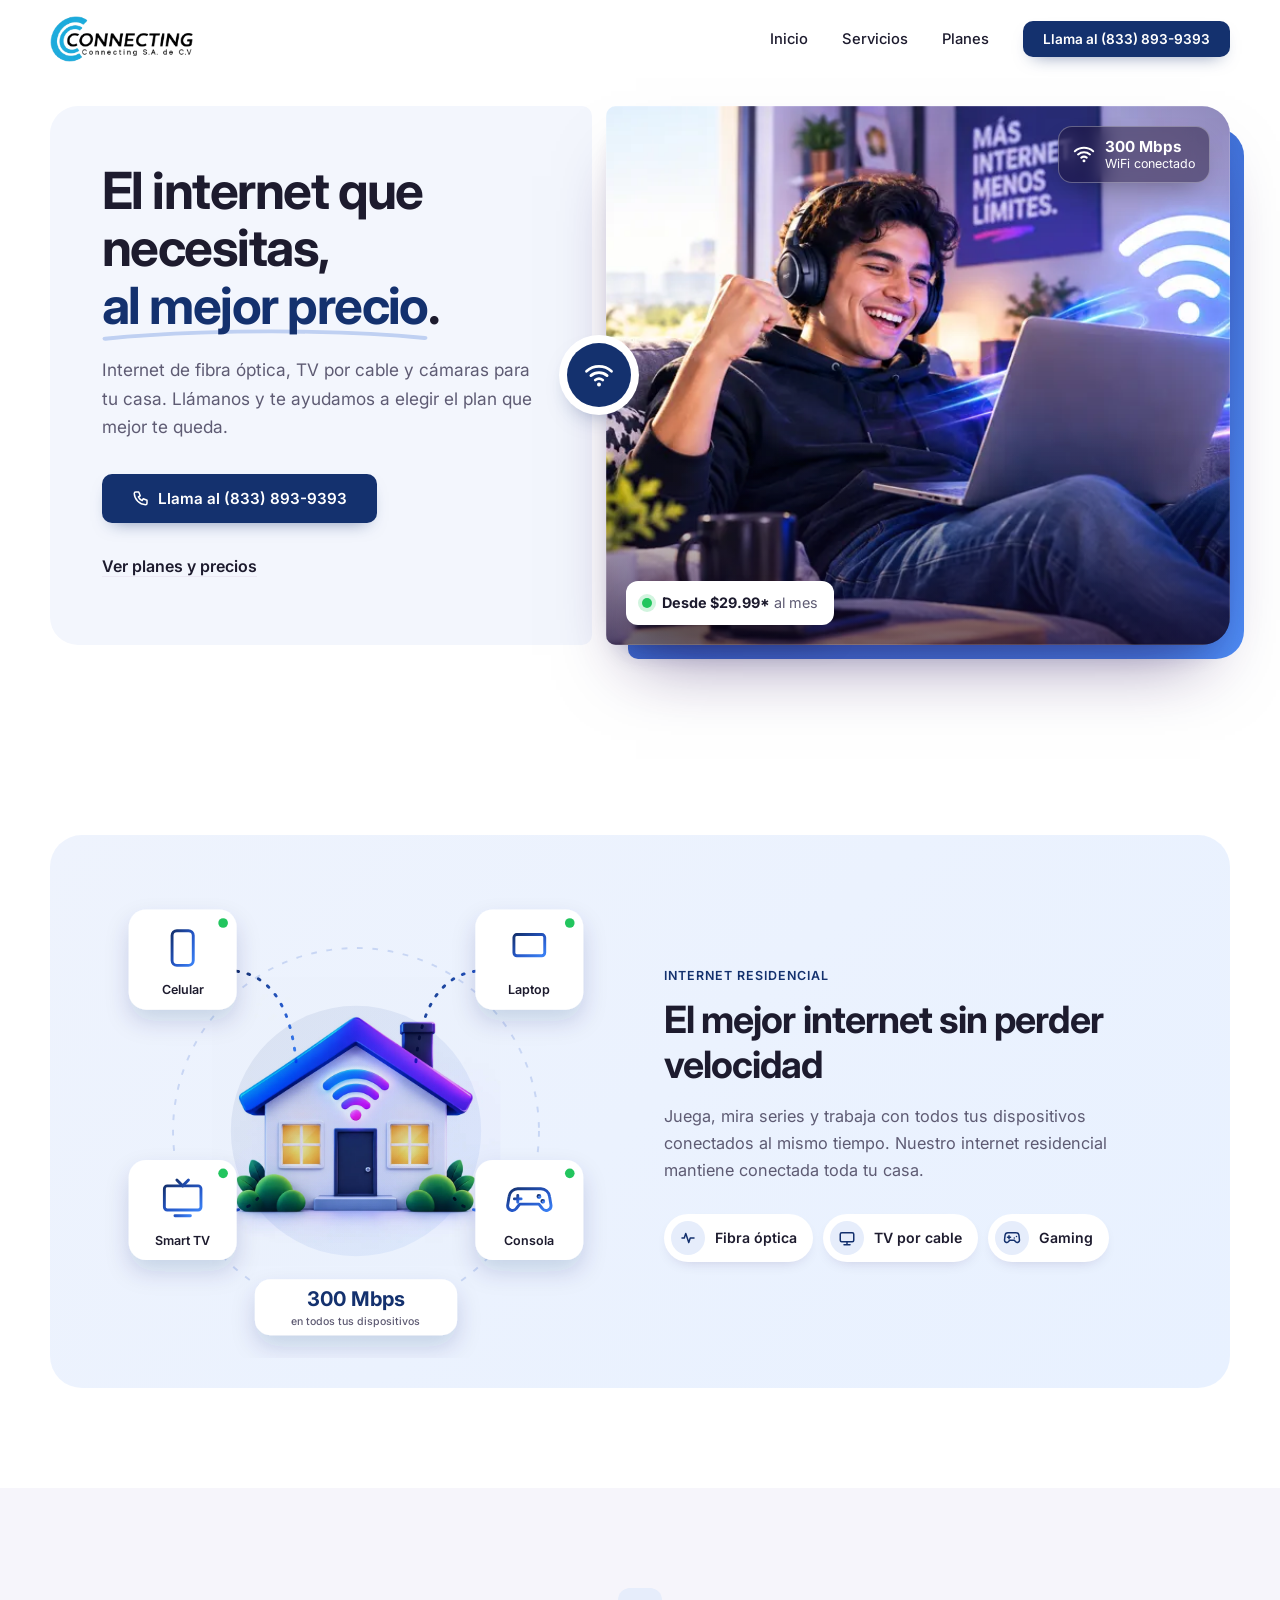
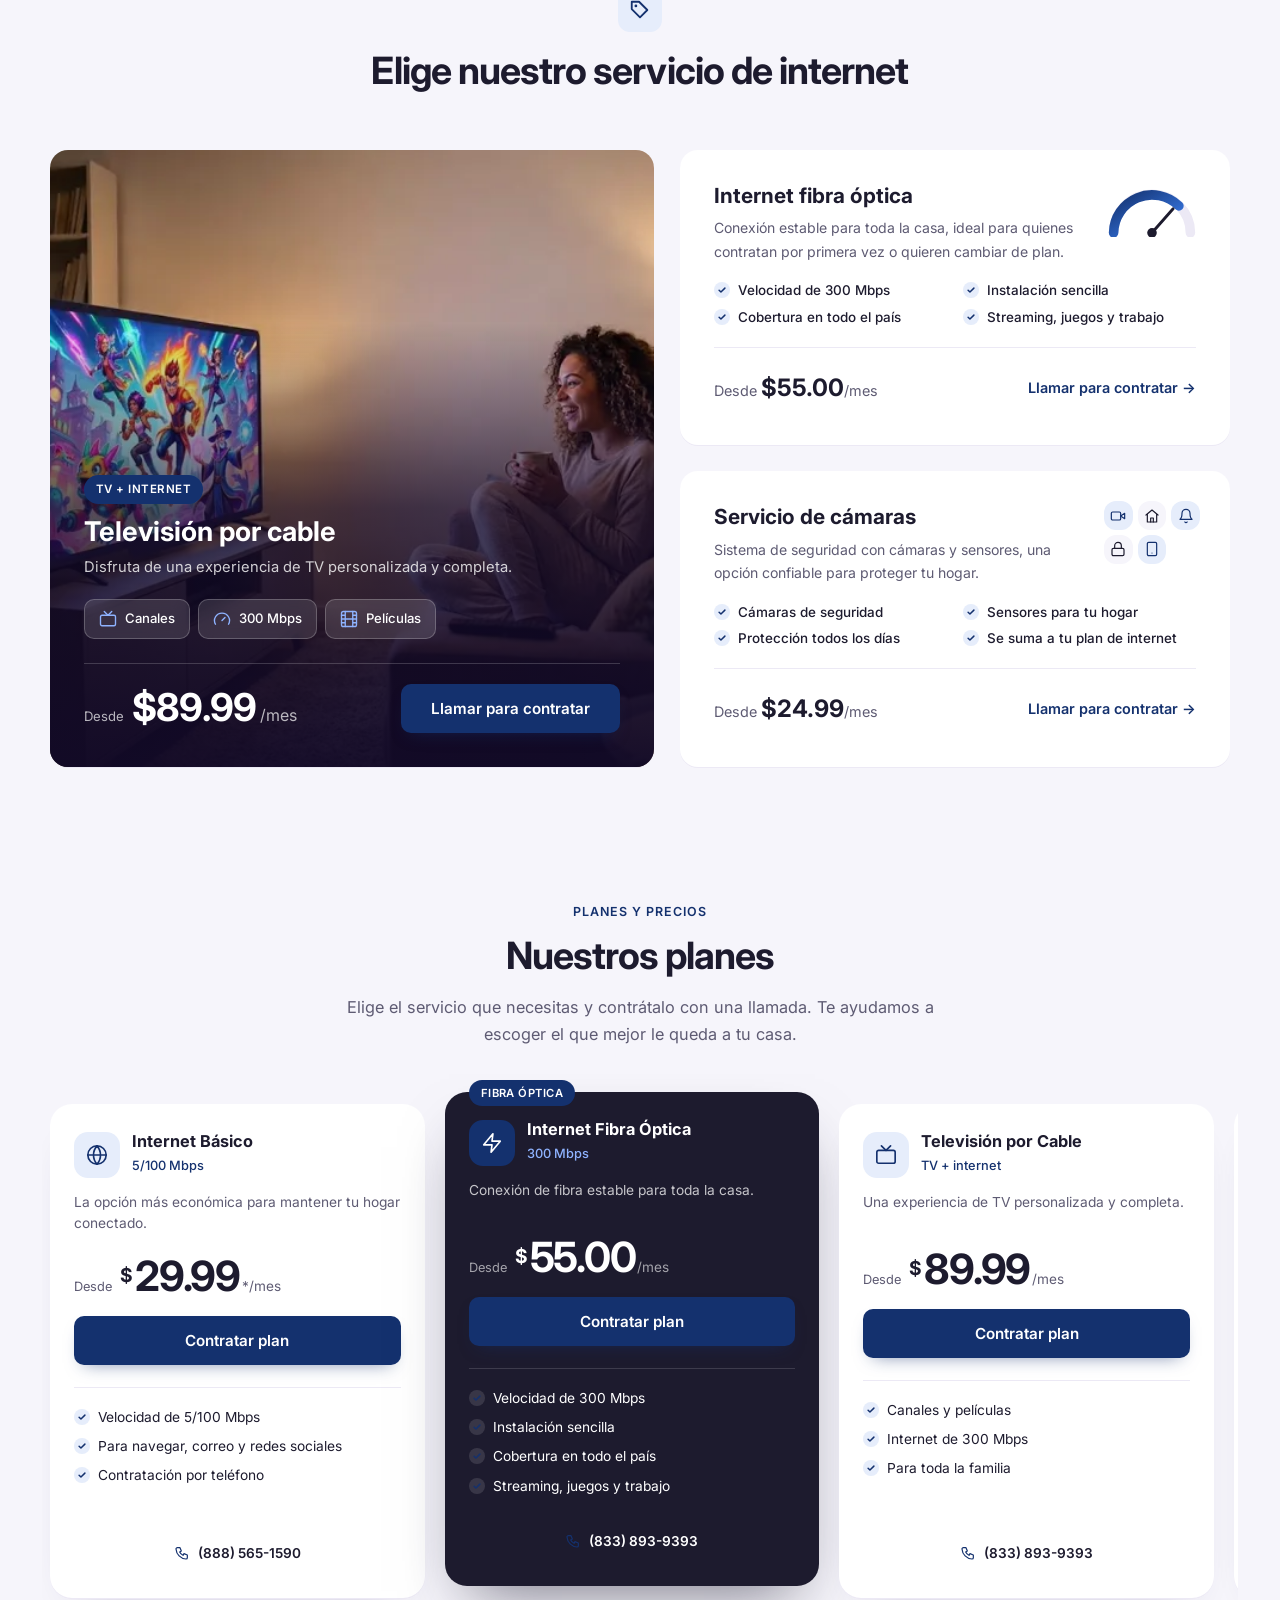
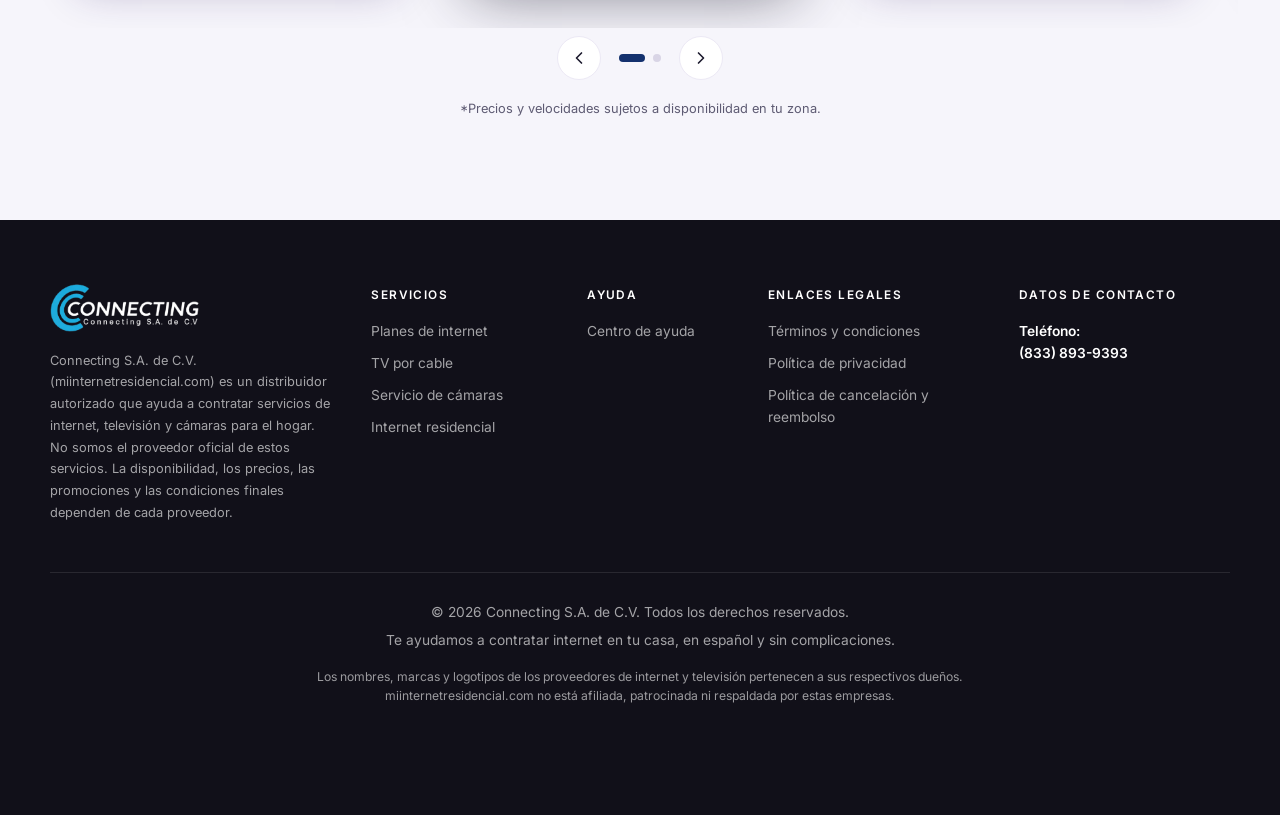
<file: index.html>
<!DOCTYPE html>
<html lang="es">
<head>
<meta charset="utf-8">
<meta name="viewport" content="width=device-width, initial-scale=1">
<title>Home Internet Support — Internet Residencial al Mejor Precio</title>
<meta name="description" content="Internet residencial de fibra óptica, TV por cable y cámaras de seguridad. Planes desde $29.99 al mes. Llama al (833) 893-9393.">
<link rel="preconnect" href="https://fonts.googleapis.com">
<link rel="preconnect" href="https://fonts.gstatic.com" crossorigin>
<link rel="preload" as="style" href="https://fonts.googleapis.com/css2?family=Inter:wght@400;500;600;700&display=swap" onload="this.onload=null;this.rel='stylesheet'">
<noscript><link rel="stylesheet" href="https://fonts.googleapis.com/css2?family=Inter:wght@400;500;600;700&display=swap"></noscript>
<link rel="icon" href="images/favicon-48.png" type="image/png" sizes="48x48">
<link rel="icon" href="images/favicon-32.png" type="image/png" sizes="32x32">
<link rel="apple-touch-icon" href="images/apple-touch-icon.png">
<meta name="theme-color" content="#14316e">
<link rel="stylesheet" href="css/styles.css?v=11">
</head>
<body>

<!-- ============================ NAV ============================ -->
<nav class="nav" id="nav">
  <div class="container nav__inner">
    <a class="logo" href="#inicio" aria-label="Connecting, ir al inicio"><img class="logo__img" src="images/logo-connecting.webp" alt="Connecting" width="440" height="142"></a>
    <a class="nav__call" href="tel:+18338939393" data-gtm-ubicacion="nav-movil"><svg viewBox="0 0 24 24" fill="none" stroke="currentColor" stroke-width="2" stroke-linecap="round" stroke-linejoin="round" aria-hidden="true"><path d="M5 4h4l2 5-2.5 1.5a11 11 0 0 0 5 5L15 13l5 2v4a2 2 0 0 1-2 2A16 16 0 0 1 3 6a2 2 0 0 1 2-2"/></svg>(833) 893-9393</a>
    <button class="nav__burger" id="burger" aria-label="Abrir menú" aria-expanded="false">
      <svg width="24" height="24" viewBox="0 0 24 24" fill="none" aria-hidden="true"><path d="M3 6h18M3 12h18M3 18h18" stroke="currentColor" stroke-width="2" stroke-linecap="round"/></svg>
    </button>

    <div class="nav__menu" id="navMenu">
      <a class="nav__link" href="#inicio">Inicio</a>
      <a class="nav__link" href="#servicios">Servicios</a>
      <a class="nav__link" href="#planes">Planes</a>
      <a class="btn btn--sm" href="tel:+18338939393" data-gtm-ubicacion="nav">Llama al (833) 893-9393</a>
    </div>
  </div>
</nav>

<!-- ============================ HERO ============================ -->
<header class="hero" id="inicio">
  <div class="container hero__inner hero-split">
    <div class="hero__copy hero-split__text">
      <h1 class="hero__title">El internet que necesitas, <span class="nowrap"><span class="mark">al mejor precio<svg viewBox="0 0 300 20" preserveAspectRatio="none" aria-hidden="true"><path d="M3 14c50-7 120-11 190-9 40 1 75 4 104 8" fill="none" stroke="currentColor" stroke-width="5" stroke-linecap="round"/></svg></span>.</span></h1>
      <p class="hero__lead">Internet de fibra óptica, TV por cable y cámaras para tu casa. Llámanos y te ayudamos a elegir el plan que mejor te queda.</p>
      <div class="hero__actions">
        <a class="btn btn--call" href="tel:+18338939393" data-gtm-ubicacion="hero">
          <svg viewBox="0 0 24 24" width="18" height="18" fill="none" aria-hidden="true"><path d="M5 4h4l2 5-2.5 1.5a11 11 0 0 0 5 5L15 13l5 2v4a2 2 0 0 1-2 2A16 16 0 0 1 3 6a2 2 0 0 1 2-2" stroke="currentColor" stroke-width="2" stroke-linejoin="round"/></svg>
          <span class="lg-only">Llama al (833) 893-9393</span><span class="sm-only">Llamar ahora</span>
        </a>
        <a class="hero__more" href="#planes">Ver planes y precios</a>
      </div>
    </div>

    <figure class="hero-split__media">
      <span class="hero-split__link" aria-hidden="true">
        <svg viewBox="0 0 24 24" fill="none"><path d="M2 9a15 15 0 0 1 20 0M5.5 12.5a10 10 0 0 1 13 0M9 16a5 5 0 0 1 6 0" stroke="#fff" stroke-width="2.2" stroke-linecap="round"/><circle cx="12" cy="19.5" r="1.6" fill="#fff"/></svg>
      </span>
      <div class="hero-split__frame">
        <img src="images/usuario.webp" srcset="images/usuario-640.webp 640w, images/usuario.webp 1100w" sizes="(max-width: 600px) 45vw, (max-width: 960px) 48vw, 640px" alt="Joven feliz usando su laptop con internet en la sala de su casa" width="1100" height="947" fetchpriority="high">
      </div>
      <div class="hero-split__glass">
        <svg viewBox="0 0 24 24" fill="none" aria-hidden="true"><path d="M2 9a15 15 0 0 1 20 0M5.5 12.5a10 10 0 0 1 13 0M9 16a5 5 0 0 1 6 0" stroke="currentColor" stroke-width="2.2" stroke-linecap="round"/><circle cx="12" cy="19.5" r="1.6" fill="currentColor"/></svg>
        <span><strong>300 Mbps</strong>WiFi conectado</span>
      </div>
      <figcaption class="hero-split__chip">
        <span class="hero-split__dot"></span>
        <span><strong>Desde $29.99*</strong> al mes</span>
      </figcaption>
    </figure>
    <svg width="0" height="0" style="position:absolute" aria-hidden="true">
      <defs><linearGradient id="g1" x1="0" y1="0" x2="1" y2="1"><stop offset="0" stop-color="#14316e"/><stop offset="1" stop-color="#3b82f6"/></linearGradient></defs>
    </svg>
  </div>
</header>

<main>

<!-- ============================ VELOCIDAD ============================ -->
<section class="section" id="internet">
  <div class="container combo split">
    <div class="reveal">
      <span class="eyebrow">Internet residencial</span>
      <h2 class="h2">El mejor internet sin perder velocidad</h2>
      <p class="lead">Juega, mira series y trabaja con todos tus dispositivos conectados al mismo tiempo. Nuestro internet residencial mantiene conectada toda tu casa.</p>
      <div class="mini-features">
        <div class="mini-feature">
          <span class="mini-feature__icon"><svg viewBox="0 0 24 24" fill="none"><path d="M4 12h3l2-6 4 12 2-6h5" stroke="currentColor" stroke-width="2" stroke-linecap="round" stroke-linejoin="round"/></svg></span>
          <span>Fibra óptica</span>
        </div>
        <div class="mini-feature">
          <span class="mini-feature__icon"><svg viewBox="0 0 24 24" fill="none"><rect x="3" y="5" width="18" height="12" rx="2" stroke="currentColor" stroke-width="2"/><path d="M8 21h8M12 17v4" stroke="currentColor" stroke-width="2" stroke-linecap="round"/></svg></span>
          <span>TV por cable</span>
        </div>
        <div class="mini-feature">
          <span class="mini-feature__icon"><svg viewBox="0 0 24 24" fill="none"><path d="M6 11h4M8 9v4M15 12h.01M18 10h.01" stroke="currentColor" stroke-width="2" stroke-linecap="round"/><path d="M17.3 5H6.7a4 4 0 0 0-4 3.6L2 15a3 3 0 0 0 5.1 2.1L9 15h6l1.9 2.1A3 3 0 0 0 22 15l-.7-6.4A4 4 0 0 0 17.3 5z" stroke="currentColor" stroke-width="2"/></svg></span>
          <span>Gaming</span>
        </div>
      </div>
    </div>
    <div class="net-illus reveal">
      <svg viewBox="0 0 540 500" role="img" aria-label="Casa conectada a internet con celular, laptop, smart TV y consola">
        <defs>
          <linearGradient id="gNet" x1="0" y1="0" x2="1" y2="1"><stop offset="0" stop-color="#14316e"/><stop offset=".55" stop-color="#2557c7"/><stop offset="1" stop-color="#3b82f6"/></linearGradient>
          <linearGradient id="gBg" x1="0" y1="0" x2="1" y2="1"><stop offset="0" stop-color="#eef3fd"/><stop offset="1" stop-color="#e8f1ff"/></linearGradient>
          <filter id="fShadow" x="-30%" y="-30%" width="160%" height="170%"><feDropShadow dx="0" dy="12" stdDeviation="12" flood-color="#14316e" flood-opacity=".16"/></filter>
        </defs>

        <circle class="net-ring" cx="270" cy="270" r="190" fill="none" stroke="#2557c7" stroke-opacity=".18" stroke-width="2" stroke-dasharray="6 10"/>
        <circle cx="270" cy="270" r="130" fill="url(#gNet)" opacity=".08"/>

        <!-- Conexiones -->
        <g class="net-links" fill="none" stroke="url(#gNet)" stroke-width="3" stroke-linecap="round" stroke-dasharray="2 10">
          <path d="M146 104 Q200 112 208 200"/>
          <path d="M394 104 Q340 112 332 200"/>
          <path d="M146 352 Q160 350 168 340"/>
          <path d="M394 352 Q380 350 372 340"/>
        </g>

        <!-- Casa -->
        <image href="images/casa-wifi.webp" x="120" y="110" width="300" height="300" style="mix-blend-mode: multiply"/>

        <!-- Dispositivos -->
        <g class="net-card">
          <rect x="34" y="40" width="112" height="104" rx="18" fill="#fff" filter="url(#fShadow)"/>
          <circle cx="132" cy="54" r="5" fill="#22c55e"/>
          <g transform="translate(90 80)" fill="none" stroke="url(#gNet)" stroke-width="3" stroke-linecap="round" stroke-linejoin="round">
            <rect x="-11" y="-18" width="22" height="36" rx="5"/><path d="M-3 12h6"/>
          </g>
          <text x="90" y="128" text-anchor="middle">Celular</text>
        </g>
        <g class="net-card">
          <rect x="394" y="40" width="112" height="104" rx="18" fill="#fff" filter="url(#fShadow)"/>
          <circle cx="492" cy="54" r="5" fill="#22c55e"/>
          <g transform="translate(450 80)" fill="none" stroke="url(#gNet)" stroke-width="3" stroke-linecap="round" stroke-linejoin="round">
            <rect x="-16" y="-14" width="32" height="22" rx="3"/><path d="M-22 13h44"/>
          </g>
          <text x="450" y="128" text-anchor="middle">Laptop</text>
        </g>
        <g class="net-card">
          <rect x="34" y="300" width="112" height="104" rx="18" fill="#fff" filter="url(#fShadow)"/>
          <circle cx="132" cy="314" r="5" fill="#22c55e"/>
          <g transform="translate(90 340)" fill="none" stroke="url(#gNet)" stroke-width="3" stroke-linecap="round" stroke-linejoin="round">
            <rect x="-19" y="-13" width="38" height="25" rx="3"/><path d="M-8 18h16M-6 -19l6 6 6-6"/>
          </g>
          <text x="90" y="388" text-anchor="middle">Smart TV</text>
        </g>
        <g class="net-card">
          <rect x="394" y="300" width="112" height="104" rx="18" fill="#fff" filter="url(#fShadow)"/>
          <circle cx="492" cy="314" r="5" fill="#22c55e"/>
          <g transform="translate(450 340)" fill="none" stroke="url(#gNet)" stroke-width="3" stroke-linecap="round" stroke-linejoin="round">
            <path d="M-12 -10h24a9 9 0 0 1 9 8l1.5 9a5 5 0 0 1-9 3.5l-3.5-4.5h-20l-3.5 4.5a5 5 0 0 1-9-3.5l1.5-9a9 9 0 0 1 9-8z"/>
            <path d="M-12 -3v7M-15.5 .5h7"/><circle cx="10" cy="-2" r="1" /><circle cx="14" cy="3" r="1"/>
          </g>
          <text x="450" y="388" text-anchor="middle">Consola</text>
        </g>

        <!-- Dato -->
        <g filter="url(#fShadow)"><rect x="165" y="424" width="210" height="58" rx="16" fill="#fff"/></g>
        <text class="net-stat" x="270" y="452" text-anchor="middle">300 Mbps</text>
        <text class="net-stat-sub" x="270" y="471" text-anchor="middle">en todos tus dispositivos</text>
      </svg>
    </div>
  </div>
</section>

<!-- ============================ SERVICIOS ============================ -->
<section class="section section--soft" id="servicios">
  <div class="container">
    <div class="section-head center reveal">
      <span class="icon-pill"><svg viewBox="0 0 24 24" fill="none"><path d="M20 12l-8 8-9-9V3h8z" stroke="currentColor" stroke-width="2" stroke-linejoin="round"/><circle cx="7.5" cy="7.5" r="1.5" fill="currentColor"/></svg></span>
      <h2 class="h2">Elige nuestro servicio de internet</h2>
    </div>

    <div class="deals">
      <article class="deal deal--tall deal--photo reveal">
        <img class="deal__bg" src="images/tv.webp" srcset="images/tv-640.webp 640w, images/tv.webp 1024w" sizes="(max-width: 960px) 92vw, 600px" decoding="async" alt="Mujer sonriendo mientras ve televisión en la sala de su casa" width="1024" height="827" loading="lazy">
        <div class="deal__overlay">
          <span class="deal__badge">TV + Internet</span>
          <h3>Televisión por cable</h3>
          <p class="deal__text">Disfruta de una experiencia de TV personalizada y completa.</p>
          <ul class="deal__chips">
            <li><svg viewBox="0 0 24 24" fill="none" stroke="currentColor" stroke-width="1.8" stroke-linecap="round" stroke-linejoin="round" aria-hidden="true"><rect x="2" y="7" width="20" height="14" rx="2"/><path d="M17 2l-5 5-5-5"/></svg>Canales</li>
            <li><svg viewBox="0 0 24 24" fill="none" stroke="currentColor" stroke-width="1.8" stroke-linecap="round" stroke-linejoin="round" aria-hidden="true"><path d="M12 14l4-4"/><path d="M3.3 19a10 10 0 1 1 17.4 0"/></svg>300 Mbps</li>
            <li><svg viewBox="0 0 24 24" fill="none" stroke="currentColor" stroke-width="1.8" stroke-linecap="round" stroke-linejoin="round" aria-hidden="true"><rect x="2" y="2" width="20" height="20" rx="2.5"/><path d="M7 2v20M17 2v20M2 12h20M2 7h5M2 17h5M17 17h5M17 7h5"/></svg>Películas</li>
          </ul>
          <div class="deal__buy">
            <p class="deal__amount"><small>Desde</small><strong>$89.99</strong><span>/mes</span></p>
            <a class="btn" href="tel:+18338939393" data-gtm-ubicacion="servicio-tv">Llamar para contratar</a>
          </div>
        </div>
      </article>

      <article class="deal deal--side reveal">
        <div class="deal__body">
          <h3>Internet fibra óptica</h3>
          <p class="deal__text">Conexión estable para toda la casa, ideal para quienes contratan por primera vez o quieren cambiar de plan.</p>
          <ul class="deal__list">
            <li>Velocidad de 300 Mbps</li>
            <li>Instalación sencilla</li>
            <li>Cobertura en todo el país</li>
            <li>Streaming, juegos y trabajo</li>
          </ul>
          <div class="deal__foot">
            <p class="deal__price">Desde <strong>$55.00</strong>/mes</p>
            <a class="link-arrow" href="tel:+18338939393" data-gtm-ubicacion="servicio-fibra">Llamar para contratar</a>
          </div>
        </div>
        <div class="deal__art deal__art--speed">
          <svg viewBox="0 0 100 60"><path d="M10 55a40 40 0 0 1 80 0" stroke="#ece9f5" stroke-width="10" fill="none" stroke-linecap="round"/><path d="M10 55a40 40 0 0 1 68-28" stroke="url(#g1)" stroke-width="10" fill="none" stroke-linecap="round"/><circle cx="50" cy="55" r="5" fill="#1d1b2e"/><path d="M50 55L72 30" stroke="#1d1b2e" stroke-width="3" stroke-linecap="round"/></svg>
        </div>
      </article>

      <article class="deal deal--side reveal">
        <div class="deal__body">
          <h3>Servicio de cámaras</h3>
          <p class="deal__text">Sistema de seguridad con cámaras y sensores, una opción confiable para proteger tu hogar.</p>
          <ul class="deal__list">
            <li>Cámaras de seguridad</li>
            <li>Sensores para tu hogar</li>
            <li>Protección todos los días</li>
            <li>Se suma a tu plan de internet</li>
          </ul>
          <div class="deal__foot">
            <p class="deal__price">Desde <strong>$24.99</strong>/mes</p>
            <a class="link-arrow" href="tel:+18338939393" data-gtm-ubicacion="servicio-camaras">Llamar para contratar</a>
          </div>
        </div>
        <div class="deal__art deal__art--apps">
          <span><svg viewBox="0 0 24 24" fill="none" stroke="currentColor" stroke-width="1.8" stroke-linecap="round" stroke-linejoin="round" aria-hidden="true"><path d="m22 8-6 4 6 4V8z"/><rect x="2" y="6" width="14" height="12" rx="2"/></svg></span><span><svg viewBox="0 0 24 24" fill="none" stroke="currentColor" stroke-width="1.8" stroke-linecap="round" stroke-linejoin="round" aria-hidden="true"><path d="M3 10.5 12 3l9 7.5"/><path d="M5 9.5V21h14V9.5"/><path d="M10 21v-6h4v6"/></svg></span><span><svg viewBox="0 0 24 24" fill="none" stroke="currentColor" stroke-width="1.8" stroke-linecap="round" stroke-linejoin="round" aria-hidden="true"><path d="M6 8a6 6 0 0 1 12 0c0 7 3 9 3 9H3s3-2 3-9"/><path d="M10.3 21a1.94 1.94 0 0 0 3.4 0"/></svg></span><span><svg viewBox="0 0 24 24" fill="none" stroke="currentColor" stroke-width="1.8" stroke-linecap="round" stroke-linejoin="round" aria-hidden="true"><rect x="3" y="11" width="18" height="11" rx="2"/><path d="M7 11V7a5 5 0 0 1 10 0v4"/></svg></span><span><svg viewBox="0 0 24 24" fill="none" stroke="currentColor" stroke-width="1.8" stroke-linecap="round" stroke-linejoin="round" aria-hidden="true"><rect x="5" y="2" width="14" height="20" rx="2"/><path d="M12 18h.01"/></svg></span>
        </div>
      </article>
    </div>
  </div>
</section>

<!-- ============================ PLANES ============================ -->
<section class="section section--soft" id="planes">
  <div class="container">
    <div class="section-head center reveal">
      <span class="eyebrow">Planes y precios</span>
      <h2 class="h2">Nuestros planes</h2>
      <p class="lead lead--center">Elige el servicio que necesitas y contrátalo con una llamada. Te ayudamos a escoger el que mejor le queda a tu casa.</p>
    </div>

    <div class="carousel reveal">
    <div class="price-grid" id="planTrack">
        <article class="price-card" data-plan="0">
          <div class="price-card__head">
            <span class="price-card__icon"><svg viewBox="0 0 24 24" fill="none" stroke="currentColor" stroke-width="1.8" stroke-linecap="round" stroke-linejoin="round" aria-hidden="true"><circle cx="12" cy="12" r="10"/><path d="M2 12h20M12 2a15 15 0 0 1 0 20M12 2a15 15 0 0 0 0 20"/></svg></span>
            <div><h3>Internet Básico</h3><span class="price-card__speed">5/100 Mbps</span></div>
          </div>
          <p class="price-card__desc">La opción más económica para mantener tu hogar conectado.</p>
          <p class="price-card__price"><small>Desde</small><span>$</span><strong>29.99</strong><em>*/mes</em></p>
          <a class="btn price-card__cta" href="tel:+18885651590" data-gtm-ubicacion="plan-basico">Contratar plan</a>
          <ul class="price-card__list">
            <li>Velocidad de 5/100 Mbps</li>
            <li>Para navegar, correo y redes sociales</li>
            <li>Contratación por teléfono</li>
          </ul>
          <a class="price-card__call" href="tel:+18885651590" data-gtm-ubicacion="plan-basico-tel"><svg viewBox="0 0 24 24" fill="none" stroke="currentColor" stroke-width="1.8" stroke-linecap="round" stroke-linejoin="round" aria-hidden="true"><path d="M5 4h4l2 5-2.5 1.5a11 11 0 0 0 5 5L15 13l5 2v4a2 2 0 0 1-2 2A16 16 0 0 1 3 6a2 2 0 0 1 2-2"/></svg><span>(888) 565-1590</span></a>
        </article>
        <article class="price-card price-card--featured" data-plan="1">
          <span class="price-card__tag">Fibra óptica</span>
          <div class="price-card__head">
            <span class="price-card__icon"><svg viewBox="0 0 24 24" fill="none" stroke="currentColor" stroke-width="1.8" stroke-linecap="round" stroke-linejoin="round" aria-hidden="true"><path d="M13 2 3 14h9l-1 8 10-12h-9l1-8z"/></svg></span>
            <div><h3>Internet Fibra Óptica</h3><span class="price-card__speed">300 Mbps</span></div>
          </div>
          <p class="price-card__desc">Conexión de fibra estable para toda la casa.</p>
          <p class="price-card__price"><small>Desde</small><span>$</span><strong>55.00</strong><em>/mes</em></p>
          <a class="btn price-card__cta" href="tel:+18338939393" data-gtm-ubicacion="plan-fibra">Contratar plan</a>
          <ul class="price-card__list">
            <li>Velocidad de 300 Mbps</li>
            <li>Instalación sencilla</li>
            <li>Cobertura en todo el país</li>
            <li>Streaming, juegos y trabajo</li>
          </ul>
          <a class="price-card__call" href="tel:+18338939393" data-gtm-ubicacion="plan-fibra-tel"><svg viewBox="0 0 24 24" fill="none" stroke="currentColor" stroke-width="1.8" stroke-linecap="round" stroke-linejoin="round" aria-hidden="true"><path d="M5 4h4l2 5-2.5 1.5a11 11 0 0 0 5 5L15 13l5 2v4a2 2 0 0 1-2 2A16 16 0 0 1 3 6a2 2 0 0 1 2-2"/></svg><span>(833) 893-9393</span></a>
        </article>
        <article class="price-card" data-plan="2">
          <div class="price-card__head">
            <span class="price-card__icon"><svg viewBox="0 0 24 24" fill="none" stroke="currentColor" stroke-width="1.8" stroke-linecap="round" stroke-linejoin="round" aria-hidden="true"><rect x="2" y="7" width="20" height="14" rx="2"/><path d="M17 2l-5 5-5-5"/></svg></span>
            <div><h3>Televisión por Cable</h3><span class="price-card__speed">TV + internet</span></div>
          </div>
          <p class="price-card__desc">Una experiencia de TV personalizada y completa.</p>
          <p class="price-card__price"><small>Desde</small><span>$</span><strong>89.99</strong><em>/mes</em></p>
          <a class="btn price-card__cta" href="tel:+18338939393" data-gtm-ubicacion="plan-tv">Contratar plan</a>
          <ul class="price-card__list">
            <li>Canales y películas</li>
            <li>Internet de 300 Mbps</li>
            <li>Para toda la familia</li>
          </ul>
          <a class="price-card__call" href="tel:+18338939393" data-gtm-ubicacion="plan-tv-tel"><svg viewBox="0 0 24 24" fill="none" stroke="currentColor" stroke-width="1.8" stroke-linecap="round" stroke-linejoin="round" aria-hidden="true"><path d="M5 4h4l2 5-2.5 1.5a11 11 0 0 0 5 5L15 13l5 2v4a2 2 0 0 1-2 2A16 16 0 0 1 3 6a2 2 0 0 1 2-2"/></svg><span>(833) 893-9393</span></a>
        </article>
        <article class="price-card" data-plan="3">
          <div class="price-card__head">
            <span class="price-card__icon"><svg viewBox="0 0 24 24" fill="none" stroke="currentColor" stroke-width="1.8" stroke-linecap="round" stroke-linejoin="round" aria-hidden="true"><path d="m22 8-6 4 6 4V8z"/><rect x="2" y="6" width="14" height="12" rx="2"/></svg></span>
            <div><h3>Servicio de Cámaras</h3><span class="price-card__speed">Seguridad</span></div>
          </div>
          <p class="price-card__desc">Cámaras y sensores para proteger tu hogar.</p>
          <p class="price-card__price"><small>Desde</small><span>$</span><strong>24.99</strong><em>/mes</em></p>
          <a class="btn price-card__cta" href="tel:+18338939393" data-gtm-ubicacion="plan-camaras">Contratar plan</a>
          <ul class="price-card__list">
            <li>Cámaras de seguridad</li>
            <li>Sensores para tu hogar</li>
            <li>Una opción confiable</li>
          </ul>
          <a class="price-card__call" href="tel:+18338939393" data-gtm-ubicacion="plan-camaras-tel"><svg viewBox="0 0 24 24" fill="none" stroke="currentColor" stroke-width="1.8" stroke-linecap="round" stroke-linejoin="round" aria-hidden="true"><path d="M5 4h4l2 5-2.5 1.5a11 11 0 0 0 5 5L15 13l5 2v4a2 2 0 0 1-2 2A16 16 0 0 1 3 6a2 2 0 0 1 2-2"/></svg><span>(833) 893-9393</span></a>
        </article>
    </div>
    <div class="carousel__nav">
      <button class="carousel__btn" id="planPrev" aria-label="Plan anterior"><svg viewBox="0 0 24 24" fill="none" stroke="currentColor" stroke-width="2" stroke-linecap="round" stroke-linejoin="round"><path d="M15 18l-6-6 6-6"/></svg></button>
      <div class="carousel__dots" id="planDots"></div>
      <button class="carousel__btn" id="planNext" aria-label="Plan siguiente"><svg viewBox="0 0 24 24" fill="none" stroke="currentColor" stroke-width="2" stroke-linecap="round" stroke-linejoin="round"><path d="M9 18l6-6-6-6"/></svg></button>
    </div>
    </div>
    <p class="disclaimer center">*Precios y velocidades sujetos a disponibilidad en tu zona.</p>
  </div>
</section>

</main>

<!-- ============================ FOOTER ============================ -->
<footer class="footer">
  <div class="container">
    <div class="footer__grid">
      <div class="footer__brand">
        <img class="footer__logo" src="images/logo-connecting-blanco.webp" alt="Connecting" width="440" height="142" loading="lazy">
        <p>Connecting S.A. de C.V. (miinternetresidencial.com) es un distribuidor autorizado que ayuda a contratar servicios de internet, televisión y cámaras para el hogar. No somos el proveedor oficial de estos servicios. La disponibilidad, los precios, las promociones y las condiciones finales dependen de cada proveedor.</p>
      </div>
      <div class="footer__col">
        <h3>Servicios</h3>
        <a href="#planes">Planes de internet</a>
        <a href="#servicios">TV por cable</a>
        <a href="#servicios">Servicio de cámaras</a>
        <a href="#internet">Internet residencial</a>
      </div>
      <div class="footer__col">
        <h3>Ayuda</h3>
        <a href="ayuda.html">Centro de ayuda</a>
      </div>
      <div class="footer__col">
        <h3>Enlaces legales</h3>
        <a href="terminos.html">Términos y condiciones</a>
        <a href="privacidad.html">Política de privacidad</a>
        <a href="cancelacion.html">Política de cancelación y reembolso</a>
      </div>
      <div class="footer__col footer__contact">
        <h3>Datos de contacto</h3>
        <p><strong>Teléfono:</strong><a href="tel:+18338939393">(833) 893-9393</a></p>
      </div>
    </div>
    <div class="footer__bottom">
      <p>© <span id="year">2026</span> Connecting S.A. de C.V. Todos los derechos reservados.</p>
      <p>Te ayudamos a contratar internet en tu casa, en español y sin complicaciones.</p>
      <p class="footer__fine">Los nombres, marcas y logotipos de los proveedores de internet y televisión pertenecen a sus respectivos dueños. miinternetresidencial.com no está afiliada, patrocinada ni respaldada por estas empresas.</p>
    </div>
  </div>
</footer>

<a class="call-float" data-reveal href="tel:+18338939393" data-gtm-ubicacion="flotante"><svg viewBox="0 0 24 24" fill="none" stroke="currentColor" stroke-width="2" stroke-linecap="round" stroke-linejoin="round" aria-hidden="true"><path d="M5 4h4l2 5-2.5 1.5a11 11 0 0 0 5 5L15 13l5 2v4a2 2 0 0 1-2 2A16 16 0 0 1 3 6a2 2 0 0 1 2-2"/></svg><span>Llama ahora — Atención en español</span></a>

<script src="js/main.js?v=4" defer></script>
</body>
</html>
</file>
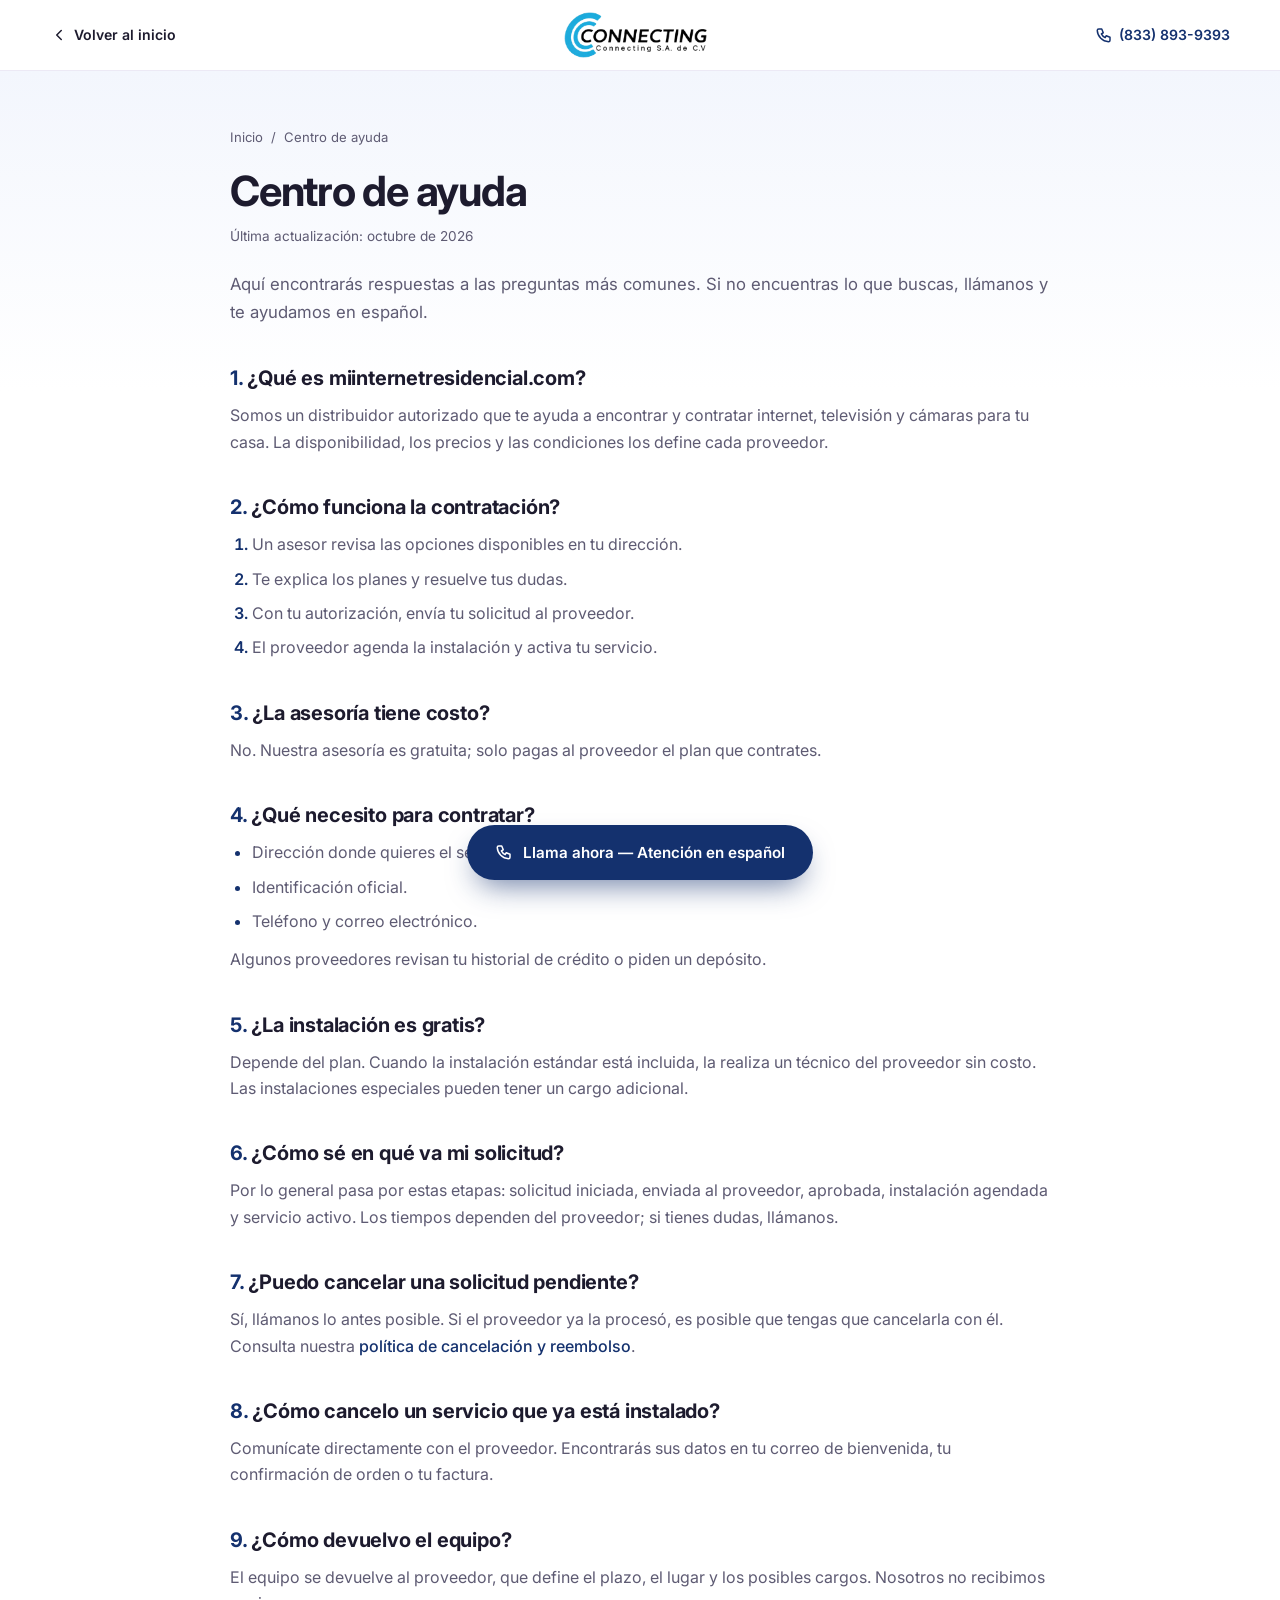
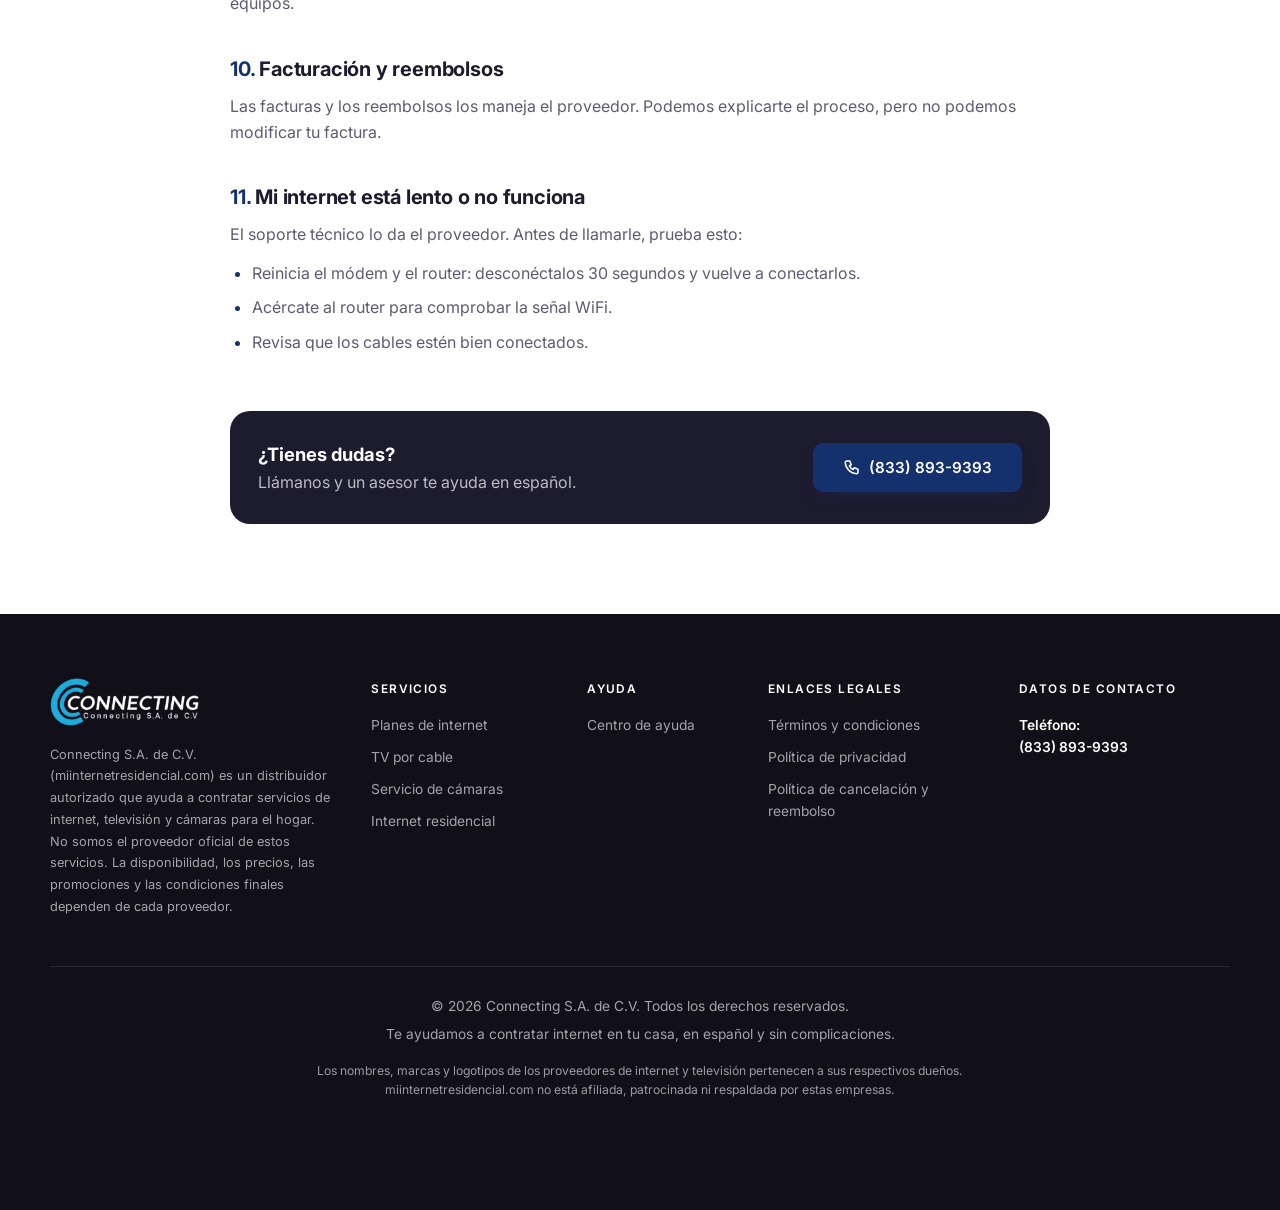
<file: ayuda.html>
<!DOCTYPE html>
<html lang="es">
<head>
<meta charset="utf-8">
<meta name="viewport" content="width=device-width, initial-scale=1">
<title>Centro de ayuda — Home Internet Support</title>
<meta name="description" content="Respuestas a las preguntas más comunes sobre cómo contratar internet, TV y cámaras con miinternetresidencial.com.">
<meta name="robots" content="index, follow">
<link rel="preconnect" href="https://fonts.googleapis.com">
<link rel="preconnect" href="https://fonts.gstatic.com" crossorigin>
<link rel="preload" as="style" href="https://fonts.googleapis.com/css2?family=Inter:wght@400;500;600;700&display=swap" onload="this.onload=null;this.rel='stylesheet'">
<noscript><link rel="stylesheet" href="https://fonts.googleapis.com/css2?family=Inter:wght@400;500;600;700&display=swap"></noscript>
<link rel="icon" href="images/favicon-48.png" type="image/png" sizes="48x48">
<link rel="icon" href="images/favicon-32.png" type="image/png" sizes="32x32">
<link rel="apple-touch-icon" href="images/apple-touch-icon.png">
<meta name="theme-color" content="#14316e">
<link rel="stylesheet" href="css/styles.css?v=11">
</head>
<body class="doc-page">

<header class="doc-bar">
  <div class="container doc-bar__inner">
    <a class="doc-bar__back" href="index.html"><svg viewBox="0 0 24 24" fill="none" stroke="currentColor" stroke-width="2" stroke-linecap="round" stroke-linejoin="round" aria-hidden="true"><path d="M15 18l-6-6 6-6"/></svg>Volver al inicio</a>
    <a class="logo" href="index.html" aria-label="Connecting, ir al inicio"><img class="logo__img" src="images/logo-connecting.webp" alt="Connecting" width="440" height="142"></a>
    <a class="doc-bar__phone" href="tel:+18338939393" data-gtm-ubicacion="doc-barra"><svg viewBox="0 0 24 24" fill="none" stroke="currentColor" stroke-width="2" stroke-linecap="round" stroke-linejoin="round" aria-hidden="true"><path d="M5 4h4l2 5-2.5 1.5a11 11 0 0 0 5 5L15 13l5 2v4a2 2 0 0 1-2 2A16 16 0 0 1 3 6a2 2 0 0 1 2-2"/></svg><span>(833) 893-9393</span></a>
  </div>
</header>

<main class="doc">
  <div class="container doc__inner">
    <nav class="doc__crumbs" aria-label="Ruta"><a href="index.html">Inicio</a><span>/</span>Centro de ayuda</nav>
    <h1>Centro de ayuda</h1>
    <p class="doc__updated">Última actualización: octubre de 2026</p>
    <p class="doc__lead">Aquí encontrarás respuestas a las preguntas más comunes. Si no encuentras lo que buscas, llámanos y te ayudamos en español.</p>

      <section class="doc__section" id="s1">
        <h2><span>1.</span> ¿Qué es miinternetresidencial.com?</h2>
        <p>Somos un distribuidor autorizado que te ayuda a encontrar y contratar internet, televisión y cámaras para tu casa. La disponibilidad, los precios y las condiciones los define cada proveedor.</p>
      </section>

      <section class="doc__section" id="s2">
        <h2><span>2.</span> ¿Cómo funciona la contratación?</h2>
        <ol><li>Un asesor revisa las opciones disponibles en tu dirección.</li><li>Te explica los planes y resuelve tus dudas.</li><li>Con tu autorización, envía tu solicitud al proveedor.</li><li>El proveedor agenda la instalación y activa tu servicio.</li></ol>
      </section>

      <section class="doc__section" id="s3">
        <h2><span>3.</span> ¿La asesoría tiene costo?</h2>
        <p>No. Nuestra asesoría es gratuita; solo pagas al proveedor el plan que contrates.</p>
      </section>

      <section class="doc__section" id="s4">
        <h2><span>4.</span> ¿Qué necesito para contratar?</h2>
        <ul><li>Dirección donde quieres el servicio.</li><li>Identificación oficial.</li><li>Teléfono y correo electrónico.</li></ul><p>Algunos proveedores revisan tu historial de crédito o piden un depósito.</p>
      </section>

      <section class="doc__section" id="s5">
        <h2><span>5.</span> ¿La instalación es gratis?</h2>
        <p>Depende del plan. Cuando la instalación estándar está incluida, la realiza un técnico del proveedor sin costo. Las instalaciones especiales pueden tener un cargo adicional.</p>
      </section>

      <section class="doc__section" id="s6">
        <h2><span>6.</span> ¿Cómo sé en qué va mi solicitud?</h2>
        <p>Por lo general pasa por estas etapas: solicitud iniciada, enviada al proveedor, aprobada, instalación agendada y servicio activo. Los tiempos dependen del proveedor; si tienes dudas, llámanos.</p>
      </section>

      <section class="doc__section" id="s7">
        <h2><span>7.</span> ¿Puedo cancelar una solicitud pendiente?</h2>
        <p>Sí, llámanos lo antes posible. Si el proveedor ya la procesó, es posible que tengas que cancelarla con él. Consulta nuestra <a href="cancelacion.html">política de cancelación y reembolso</a>.</p>
      </section>

      <section class="doc__section" id="s8">
        <h2><span>8.</span> ¿Cómo cancelo un servicio que ya está instalado?</h2>
        <p>Comunícate directamente con el proveedor. Encontrarás sus datos en tu correo de bienvenida, tu confirmación de orden o tu factura.</p>
      </section>

      <section class="doc__section" id="s9">
        <h2><span>9.</span> ¿Cómo devuelvo el equipo?</h2>
        <p>El equipo se devuelve al proveedor, que define el plazo, el lugar y los posibles cargos. Nosotros no recibimos equipos.</p>
      </section>

      <section class="doc__section" id="s10">
        <h2><span>10.</span> Facturación y reembolsos</h2>
        <p>Las facturas y los reembolsos los maneja el proveedor. Podemos explicarte el proceso, pero no podemos modificar tu factura.</p>
      </section>

      <section class="doc__section" id="s11">
        <h2><span>11.</span> Mi internet está lento o no funciona</h2>
        <p>El soporte técnico lo da el proveedor. Antes de llamarle, prueba esto:</p><ul><li>Reinicia el módem y el router: desconéctalos 30 segundos y vuelve a conectarlos.</li><li>Acércate al router para comprobar la señal WiFi.</li><li>Revisa que los cables estén bien conectados.</li></ul>
      </section>

      <div class="doc__cta">
        <div>
          <strong>¿Tienes dudas?</strong>
          <p>Llámanos y un asesor te ayuda en español.</p>
        </div>
        <a class="btn" href="tel:+18338939393" data-gtm-ubicacion="doc-cta"><svg viewBox="0 0 24 24" fill="none" stroke="currentColor" stroke-width="2" stroke-linecap="round" stroke-linejoin="round" aria-hidden="true"><path d="M5 4h4l2 5-2.5 1.5a11 11 0 0 0 5 5L15 13l5 2v4a2 2 0 0 1-2 2A16 16 0 0 1 3 6a2 2 0 0 1 2-2"/></svg>(833) 893-9393</a>
      </div>
  </div>
</main>

<!-- ============================ FOOTER ============================ -->
<footer class="footer">
  <div class="container">
    <div class="footer__grid">
      <div class="footer__brand">
        <img class="footer__logo" src="images/logo-connecting-blanco.webp" alt="Connecting" width="440" height="142" loading="lazy">
        <p>Connecting S.A. de C.V. (miinternetresidencial.com) es un distribuidor autorizado que ayuda a contratar servicios de internet, televisión y cámaras para el hogar. No somos el proveedor oficial de estos servicios. La disponibilidad, los precios, las promociones y las condiciones finales dependen de cada proveedor.</p>
      </div>
      <div class="footer__col">
        <h3>Servicios</h3>
        <a href="index.html#planes">Planes de internet</a>
        <a href="index.html#servicios">TV por cable</a>
        <a href="index.html#servicios">Servicio de cámaras</a>
        <a href="index.html#internet">Internet residencial</a>
      </div>
      <div class="footer__col">
        <h3>Ayuda</h3>
        <a href="ayuda.html">Centro de ayuda</a>
      </div>
      <div class="footer__col">
        <h3>Enlaces legales</h3>
        <a href="terminos.html">Términos y condiciones</a>
        <a href="privacidad.html">Política de privacidad</a>
        <a href="cancelacion.html">Política de cancelación y reembolso</a>
      </div>
      <div class="footer__col footer__contact">
        <h3>Datos de contacto</h3>
        <p><strong>Teléfono:</strong><a href="tel:+18338939393">(833) 893-9393</a></p>
      </div>
    </div>
    <div class="footer__bottom">
      <p>© <span id="year">2026</span> Connecting S.A. de C.V. Todos los derechos reservados.</p>
      <p>Te ayudamos a contratar internet en tu casa, en español y sin complicaciones.</p>
      <p class="footer__fine">Los nombres, marcas y logotipos de los proveedores de internet y televisión pertenecen a sus respectivos dueños. miinternetresidencial.com no está afiliada, patrocinada ni respaldada por estas empresas.</p>
    </div>
  </div>
</footer>

<a class="call-float" href="tel:+18338939393" data-gtm-ubicacion="flotante"><svg viewBox="0 0 24 24" fill="none" stroke="currentColor" stroke-width="2" stroke-linecap="round" stroke-linejoin="round" aria-hidden="true"><path d="M5 4h4l2 5-2.5 1.5a11 11 0 0 0 5 5L15 13l5 2v4a2 2 0 0 1-2 2A16 16 0 0 1 3 6a2 2 0 0 1 2-2"/></svg><span>Llama ahora — Atención en español</span></a>

<script>document.getElementById('year').textContent = new Date().getFullYear();</script>
</body>
</html>
</file>
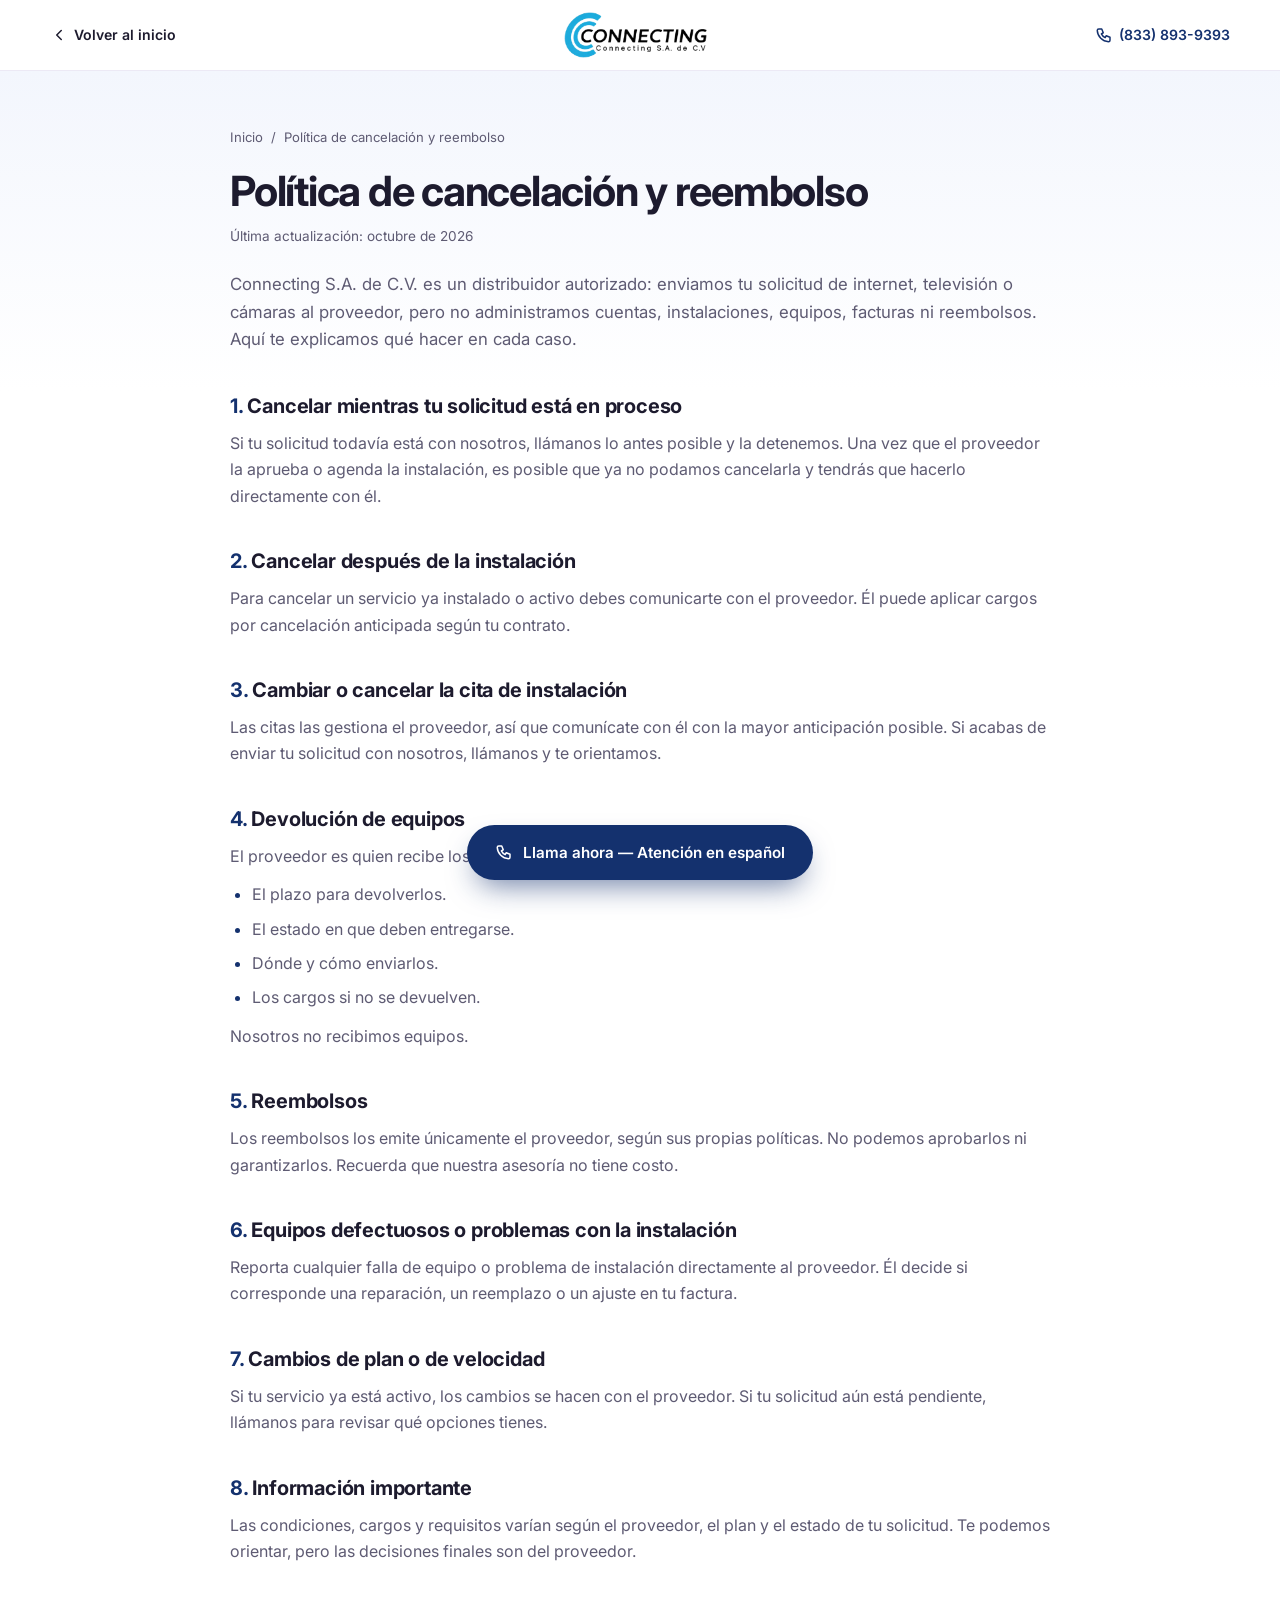
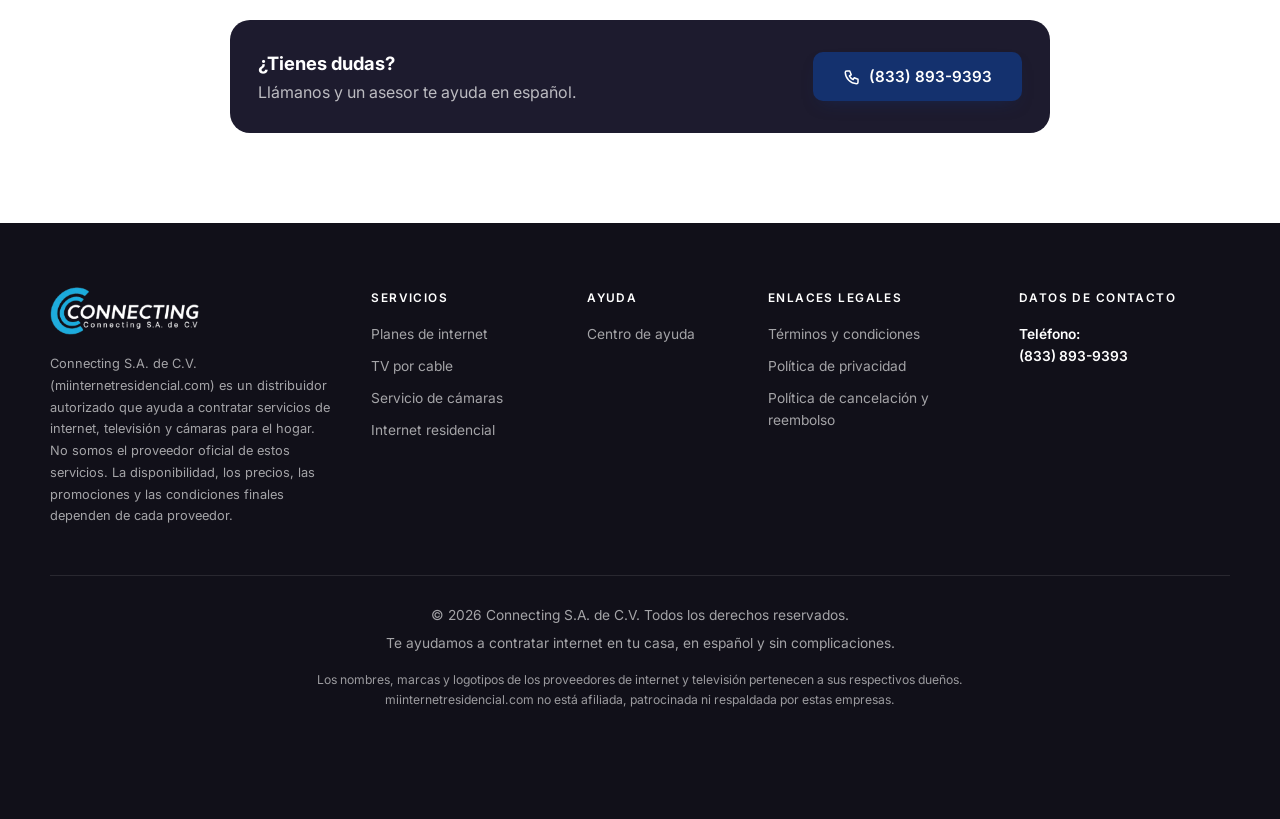
<file: cancelacion.html>
<!DOCTYPE html>
<html lang="es">
<head>
<meta charset="utf-8">
<meta name="viewport" content="width=device-width, initial-scale=1">
<title>Política de cancelación y reembolso — Home Internet Support</title>
<meta name="description" content="Cómo cancelar una solicitud o un servicio y cómo funcionan los reembolsos al contratar a través de miinternetresidencial.com.">
<meta name="robots" content="index, follow">
<link rel="preconnect" href="https://fonts.googleapis.com">
<link rel="preconnect" href="https://fonts.gstatic.com" crossorigin>
<link rel="preload" as="style" href="https://fonts.googleapis.com/css2?family=Inter:wght@400;500;600;700&display=swap" onload="this.onload=null;this.rel='stylesheet'">
<noscript><link rel="stylesheet" href="https://fonts.googleapis.com/css2?family=Inter:wght@400;500;600;700&display=swap"></noscript>
<link rel="icon" href="images/favicon-48.png" type="image/png" sizes="48x48">
<link rel="icon" href="images/favicon-32.png" type="image/png" sizes="32x32">
<link rel="apple-touch-icon" href="images/apple-touch-icon.png">
<meta name="theme-color" content="#14316e">
<link rel="stylesheet" href="css/styles.css?v=11">
</head>
<body class="doc-page">

<header class="doc-bar">
  <div class="container doc-bar__inner">
    <a class="doc-bar__back" href="index.html"><svg viewBox="0 0 24 24" fill="none" stroke="currentColor" stroke-width="2" stroke-linecap="round" stroke-linejoin="round" aria-hidden="true"><path d="M15 18l-6-6 6-6"/></svg>Volver al inicio</a>
    <a class="logo" href="index.html" aria-label="Connecting, ir al inicio"><img class="logo__img" src="images/logo-connecting.webp" alt="Connecting" width="440" height="142"></a>
    <a class="doc-bar__phone" href="tel:+18338939393" data-gtm-ubicacion="doc-barra"><svg viewBox="0 0 24 24" fill="none" stroke="currentColor" stroke-width="2" stroke-linecap="round" stroke-linejoin="round" aria-hidden="true"><path d="M5 4h4l2 5-2.5 1.5a11 11 0 0 0 5 5L15 13l5 2v4a2 2 0 0 1-2 2A16 16 0 0 1 3 6a2 2 0 0 1 2-2"/></svg><span>(833) 893-9393</span></a>
  </div>
</header>

<main class="doc">
  <div class="container doc__inner">
    <nav class="doc__crumbs" aria-label="Ruta"><a href="index.html">Inicio</a><span>/</span>Política de cancelación y reembolso</nav>
    <h1>Política de cancelación y reembolso</h1>
    <p class="doc__updated">Última actualización: octubre de 2026</p>
    <p class="doc__lead">Connecting S.A. de C.V. es un distribuidor autorizado: enviamos tu solicitud de internet, televisión o cámaras al proveedor, pero no administramos cuentas, instalaciones, equipos, facturas ni reembolsos. Aquí te explicamos qué hacer en cada caso.</p>

      <section class="doc__section" id="s1">
        <h2><span>1.</span> Cancelar mientras tu solicitud está en proceso</h2>
        <p>Si tu solicitud todavía está con nosotros, llámanos lo antes posible y la detenemos. Una vez que el proveedor la aprueba o agenda la instalación, es posible que ya no podamos cancelarla y tendrás que hacerlo directamente con él.</p>
      </section>

      <section class="doc__section" id="s2">
        <h2><span>2.</span> Cancelar después de la instalación</h2>
        <p>Para cancelar un servicio ya instalado o activo debes comunicarte con el proveedor. Él puede aplicar cargos por cancelación anticipada según tu contrato.</p>
      </section>

      <section class="doc__section" id="s3">
        <h2><span>3.</span> Cambiar o cancelar la cita de instalación</h2>
        <p>Las citas las gestiona el proveedor, así que comunícate con él con la mayor anticipación posible. Si acabas de enviar tu solicitud con nosotros, llámanos y te orientamos.</p>
      </section>

      <section class="doc__section" id="s4">
        <h2><span>4.</span> Devolución de equipos</h2>
        <p>El proveedor es quien recibe los equipos y define:</p><ul><li>El plazo para devolverlos.</li><li>El estado en que deben entregarse.</li><li>Dónde y cómo enviarlos.</li><li>Los cargos si no se devuelven.</li></ul><p>Nosotros no recibimos equipos.</p>
      </section>

      <section class="doc__section" id="s5">
        <h2><span>5.</span> Reembolsos</h2>
        <p>Los reembolsos los emite únicamente el proveedor, según sus propias políticas. No podemos aprobarlos ni garantizarlos. Recuerda que nuestra asesoría no tiene costo.</p>
      </section>

      <section class="doc__section" id="s6">
        <h2><span>6.</span> Equipos defectuosos o problemas con la instalación</h2>
        <p>Reporta cualquier falla de equipo o problema de instalación directamente al proveedor. Él decide si corresponde una reparación, un reemplazo o un ajuste en tu factura.</p>
      </section>

      <section class="doc__section" id="s7">
        <h2><span>7.</span> Cambios de plan o de velocidad</h2>
        <p>Si tu servicio ya está activo, los cambios se hacen con el proveedor. Si tu solicitud aún está pendiente, llámanos para revisar qué opciones tienes.</p>
      </section>

      <section class="doc__section" id="s8">
        <h2><span>8.</span> Información importante</h2>
        <p>Las condiciones, cargos y requisitos varían según el proveedor, el plan y el estado de tu solicitud. Te podemos orientar, pero las decisiones finales son del proveedor.</p>
      </section>

      <div class="doc__cta">
        <div>
          <strong>¿Tienes dudas?</strong>
          <p>Llámanos y un asesor te ayuda en español.</p>
        </div>
        <a class="btn" href="tel:+18338939393" data-gtm-ubicacion="doc-cta"><svg viewBox="0 0 24 24" fill="none" stroke="currentColor" stroke-width="2" stroke-linecap="round" stroke-linejoin="round" aria-hidden="true"><path d="M5 4h4l2 5-2.5 1.5a11 11 0 0 0 5 5L15 13l5 2v4a2 2 0 0 1-2 2A16 16 0 0 1 3 6a2 2 0 0 1 2-2"/></svg>(833) 893-9393</a>
      </div>
  </div>
</main>

<!-- ============================ FOOTER ============================ -->
<footer class="footer">
  <div class="container">
    <div class="footer__grid">
      <div class="footer__brand">
        <img class="footer__logo" src="images/logo-connecting-blanco.webp" alt="Connecting" width="440" height="142" loading="lazy">
        <p>Connecting S.A. de C.V. (miinternetresidencial.com) es un distribuidor autorizado que ayuda a contratar servicios de internet, televisión y cámaras para el hogar. No somos el proveedor oficial de estos servicios. La disponibilidad, los precios, las promociones y las condiciones finales dependen de cada proveedor.</p>
      </div>
      <div class="footer__col">
        <h3>Servicios</h3>
        <a href="index.html#planes">Planes de internet</a>
        <a href="index.html#servicios">TV por cable</a>
        <a href="index.html#servicios">Servicio de cámaras</a>
        <a href="index.html#internet">Internet residencial</a>
      </div>
      <div class="footer__col">
        <h3>Ayuda</h3>
        <a href="ayuda.html">Centro de ayuda</a>
      </div>
      <div class="footer__col">
        <h3>Enlaces legales</h3>
        <a href="terminos.html">Términos y condiciones</a>
        <a href="privacidad.html">Política de privacidad</a>
        <a href="cancelacion.html">Política de cancelación y reembolso</a>
      </div>
      <div class="footer__col footer__contact">
        <h3>Datos de contacto</h3>
        <p><strong>Teléfono:</strong><a href="tel:+18338939393">(833) 893-9393</a></p>
      </div>
    </div>
    <div class="footer__bottom">
      <p>© <span id="year">2026</span> Connecting S.A. de C.V. Todos los derechos reservados.</p>
      <p>Te ayudamos a contratar internet en tu casa, en español y sin complicaciones.</p>
      <p class="footer__fine">Los nombres, marcas y logotipos de los proveedores de internet y televisión pertenecen a sus respectivos dueños. miinternetresidencial.com no está afiliada, patrocinada ni respaldada por estas empresas.</p>
    </div>
  </div>
</footer>

<a class="call-float" href="tel:+18338939393" data-gtm-ubicacion="flotante"><svg viewBox="0 0 24 24" fill="none" stroke="currentColor" stroke-width="2" stroke-linecap="round" stroke-linejoin="round" aria-hidden="true"><path d="M5 4h4l2 5-2.5 1.5a11 11 0 0 0 5 5L15 13l5 2v4a2 2 0 0 1-2 2A16 16 0 0 1 3 6a2 2 0 0 1 2-2"/></svg><span>Llama ahora — Atención en español</span></a>

<script>document.getElementById('year').textContent = new Date().getFullYear();</script>
</body>
</html>
</file>
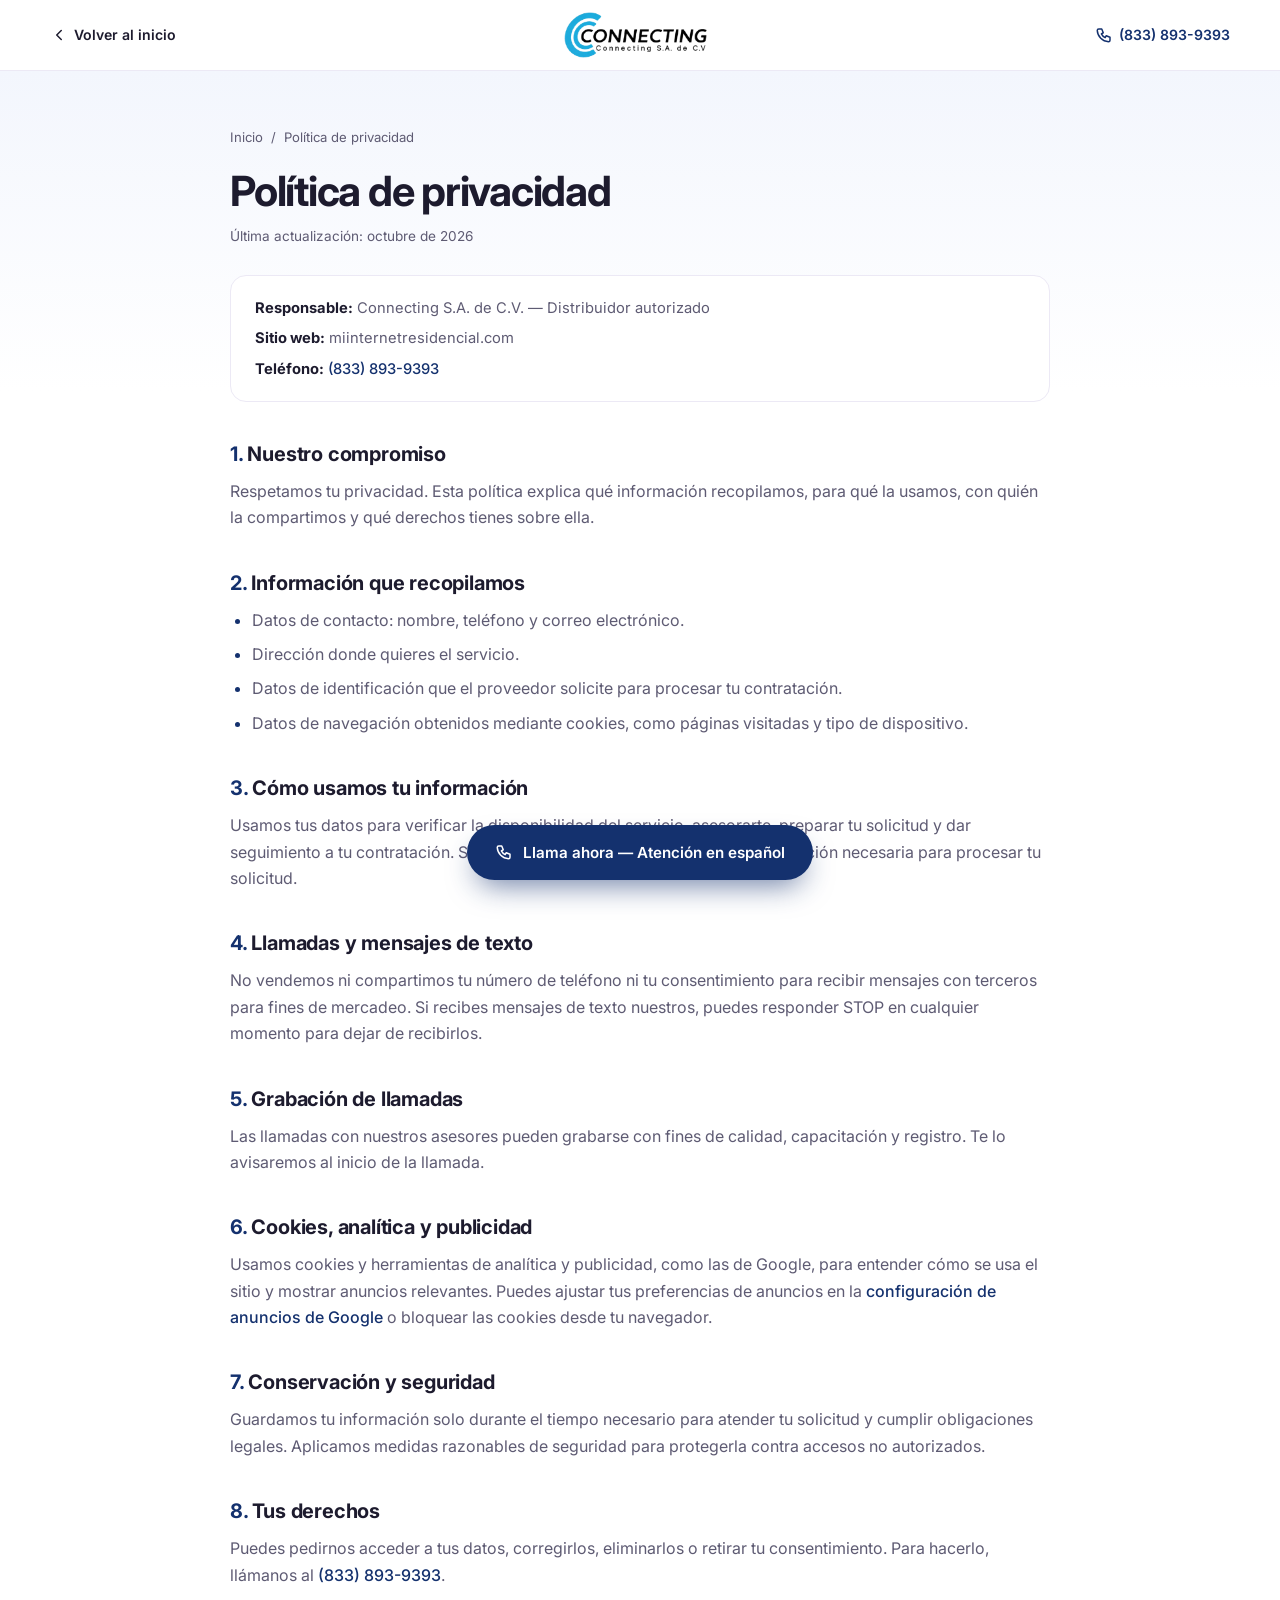
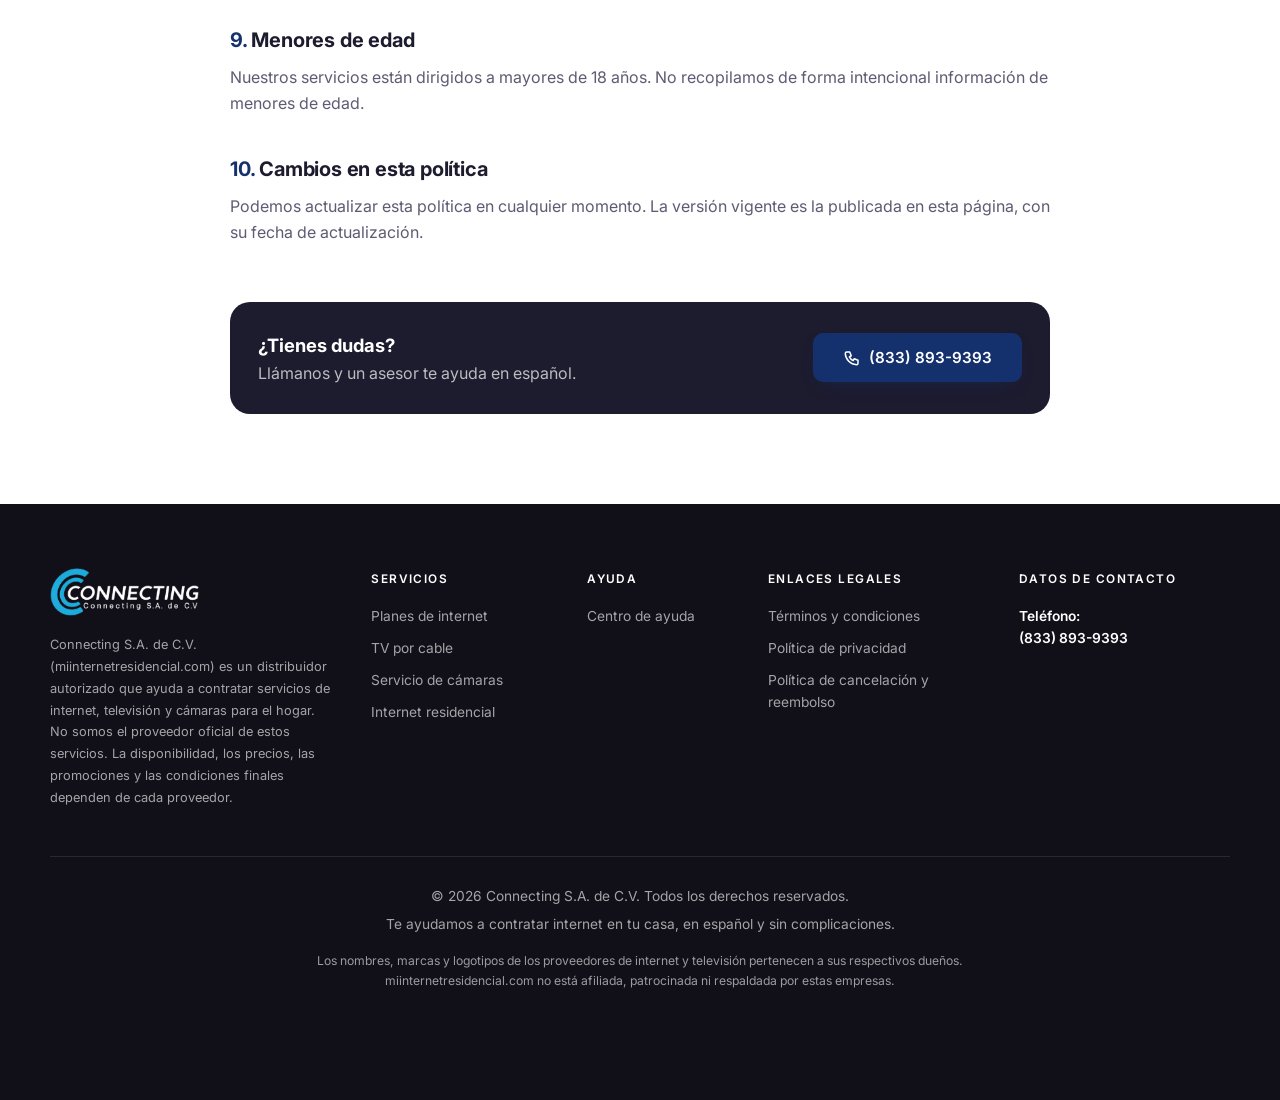
<file: privacidad.html>
<!DOCTYPE html>
<html lang="es">
<head>
<meta charset="utf-8">
<meta name="viewport" content="width=device-width, initial-scale=1">
<title>Política de privacidad — Home Internet Support</title>
<meta name="description" content="Cómo miinternetresidencial.com recopila, usa y protege tu información personal.">
<meta name="robots" content="index, follow">
<link rel="preconnect" href="https://fonts.googleapis.com">
<link rel="preconnect" href="https://fonts.gstatic.com" crossorigin>
<link rel="preload" as="style" href="https://fonts.googleapis.com/css2?family=Inter:wght@400;500;600;700&display=swap" onload="this.onload=null;this.rel='stylesheet'">
<noscript><link rel="stylesheet" href="https://fonts.googleapis.com/css2?family=Inter:wght@400;500;600;700&display=swap"></noscript>
<link rel="icon" href="images/favicon-48.png" type="image/png" sizes="48x48">
<link rel="icon" href="images/favicon-32.png" type="image/png" sizes="32x32">
<link rel="apple-touch-icon" href="images/apple-touch-icon.png">
<meta name="theme-color" content="#14316e">
<link rel="stylesheet" href="css/styles.css?v=11">
</head>
<body class="doc-page">

<header class="doc-bar">
  <div class="container doc-bar__inner">
    <a class="doc-bar__back" href="index.html"><svg viewBox="0 0 24 24" fill="none" stroke="currentColor" stroke-width="2" stroke-linecap="round" stroke-linejoin="round" aria-hidden="true"><path d="M15 18l-6-6 6-6"/></svg>Volver al inicio</a>
    <a class="logo" href="index.html" aria-label="Connecting, ir al inicio"><img class="logo__img" src="images/logo-connecting.webp" alt="Connecting" width="440" height="142"></a>
    <a class="doc-bar__phone" href="tel:+18338939393" data-gtm-ubicacion="doc-barra"><svg viewBox="0 0 24 24" fill="none" stroke="currentColor" stroke-width="2" stroke-linecap="round" stroke-linejoin="round" aria-hidden="true"><path d="M5 4h4l2 5-2.5 1.5a11 11 0 0 0 5 5L15 13l5 2v4a2 2 0 0 1-2 2A16 16 0 0 1 3 6a2 2 0 0 1 2-2"/></svg><span>(833) 893-9393</span></a>
  </div>
</header>

<main class="doc">
  <div class="container doc__inner">
    <nav class="doc__crumbs" aria-label="Ruta"><a href="index.html">Inicio</a><span>/</span>Política de privacidad</nav>
    <h1>Política de privacidad</h1>
    <p class="doc__updated">Última actualización: octubre de 2026</p>
    <ul class="doc__entity">
      <li><strong>Responsable:</strong> Connecting S.A. de C.V. — Distribuidor autorizado</li>
      <li><strong>Sitio web:</strong> miinternetresidencial.com</li>
      <li><strong>Teléfono:</strong> <a href="tel:+18338939393">(833) 893-9393</a></li>
    </ul>

      <section class="doc__section" id="s1">
        <h2><span>1.</span> Nuestro compromiso</h2>
        <p>Respetamos tu privacidad. Esta política explica qué información recopilamos, para qué la usamos, con quién la compartimos y qué derechos tienes sobre ella.</p>
      </section>

      <section class="doc__section" id="s2">
        <h2><span>2.</span> Información que recopilamos</h2>
        <ul><li>Datos de contacto: nombre, teléfono y correo electrónico.</li><li>Dirección donde quieres el servicio.</li><li>Datos de identificación que el proveedor solicite para procesar tu contratación.</li><li>Datos de navegación obtenidos mediante cookies, como páginas visitadas y tipo de dispositivo.</li></ul>
      </section>

      <section class="doc__section" id="s3">
        <h2><span>3.</span> Cómo usamos tu información</h2>
        <p>Usamos tus datos para verificar la disponibilidad del servicio, asesorarte, preparar tu solicitud y dar seguimiento a tu contratación. Solo compartimos con el proveedor la información necesaria para procesar tu solicitud.</p>
      </section>

      <section class="doc__section" id="s4">
        <h2><span>4.</span> Llamadas y mensajes de texto</h2>
        <p>No vendemos ni compartimos tu número de teléfono ni tu consentimiento para recibir mensajes con terceros para fines de mercadeo. Si recibes mensajes de texto nuestros, puedes responder STOP en cualquier momento para dejar de recibirlos.</p>
      </section>

      <section class="doc__section" id="s5">
        <h2><span>5.</span> Grabación de llamadas</h2>
        <p>Las llamadas con nuestros asesores pueden grabarse con fines de calidad, capacitación y registro. Te lo avisaremos al inicio de la llamada.</p>
      </section>

      <section class="doc__section" id="s6">
        <h2><span>6.</span> Cookies, analítica y publicidad</h2>
        <p>Usamos cookies y herramientas de analítica y publicidad, como las de Google, para entender cómo se usa el sitio y mostrar anuncios relevantes. Puedes ajustar tus preferencias de anuncios en la <a href="https://adssettings.google.com" target="_blank" rel="noopener">configuración de anuncios de Google</a> o bloquear las cookies desde tu navegador.</p>
      </section>

      <section class="doc__section" id="s7">
        <h2><span>7.</span> Conservación y seguridad</h2>
        <p>Guardamos tu información solo durante el tiempo necesario para atender tu solicitud y cumplir obligaciones legales. Aplicamos medidas razonables de seguridad para protegerla contra accesos no autorizados.</p>
      </section>

      <section class="doc__section" id="s8">
        <h2><span>8.</span> Tus derechos</h2>
        <p>Puedes pedirnos acceder a tus datos, corregirlos, eliminarlos o retirar tu consentimiento. Para hacerlo, llámanos al <a href="tel:+18338939393">(833) 893-9393</a>.</p>
      </section>

      <section class="doc__section" id="s9">
        <h2><span>9.</span> Menores de edad</h2>
        <p>Nuestros servicios están dirigidos a mayores de 18 años. No recopilamos de forma intencional información de menores de edad.</p>
      </section>

      <section class="doc__section" id="s10">
        <h2><span>10.</span> Cambios en esta política</h2>
        <p>Podemos actualizar esta política en cualquier momento. La versión vigente es la publicada en esta página, con su fecha de actualización.</p>
      </section>

      <div class="doc__cta">
        <div>
          <strong>¿Tienes dudas?</strong>
          <p>Llámanos y un asesor te ayuda en español.</p>
        </div>
        <a class="btn" href="tel:+18338939393" data-gtm-ubicacion="doc-cta"><svg viewBox="0 0 24 24" fill="none" stroke="currentColor" stroke-width="2" stroke-linecap="round" stroke-linejoin="round" aria-hidden="true"><path d="M5 4h4l2 5-2.5 1.5a11 11 0 0 0 5 5L15 13l5 2v4a2 2 0 0 1-2 2A16 16 0 0 1 3 6a2 2 0 0 1 2-2"/></svg>(833) 893-9393</a>
      </div>
  </div>
</main>

<!-- ============================ FOOTER ============================ -->
<footer class="footer">
  <div class="container">
    <div class="footer__grid">
      <div class="footer__brand">
        <img class="footer__logo" src="images/logo-connecting-blanco.webp" alt="Connecting" width="440" height="142" loading="lazy">
        <p>Connecting S.A. de C.V. (miinternetresidencial.com) es un distribuidor autorizado que ayuda a contratar servicios de internet, televisión y cámaras para el hogar. No somos el proveedor oficial de estos servicios. La disponibilidad, los precios, las promociones y las condiciones finales dependen de cada proveedor.</p>
      </div>
      <div class="footer__col">
        <h3>Servicios</h3>
        <a href="index.html#planes">Planes de internet</a>
        <a href="index.html#servicios">TV por cable</a>
        <a href="index.html#servicios">Servicio de cámaras</a>
        <a href="index.html#internet">Internet residencial</a>
      </div>
      <div class="footer__col">
        <h3>Ayuda</h3>
        <a href="ayuda.html">Centro de ayuda</a>
      </div>
      <div class="footer__col">
        <h3>Enlaces legales</h3>
        <a href="terminos.html">Términos y condiciones</a>
        <a href="privacidad.html">Política de privacidad</a>
        <a href="cancelacion.html">Política de cancelación y reembolso</a>
      </div>
      <div class="footer__col footer__contact">
        <h3>Datos de contacto</h3>
        <p><strong>Teléfono:</strong><a href="tel:+18338939393">(833) 893-9393</a></p>
      </div>
    </div>
    <div class="footer__bottom">
      <p>© <span id="year">2026</span> Connecting S.A. de C.V. Todos los derechos reservados.</p>
      <p>Te ayudamos a contratar internet en tu casa, en español y sin complicaciones.</p>
      <p class="footer__fine">Los nombres, marcas y logotipos de los proveedores de internet y televisión pertenecen a sus respectivos dueños. miinternetresidencial.com no está afiliada, patrocinada ni respaldada por estas empresas.</p>
    </div>
  </div>
</footer>

<a class="call-float" href="tel:+18338939393" data-gtm-ubicacion="flotante"><svg viewBox="0 0 24 24" fill="none" stroke="currentColor" stroke-width="2" stroke-linecap="round" stroke-linejoin="round" aria-hidden="true"><path d="M5 4h4l2 5-2.5 1.5a11 11 0 0 0 5 5L15 13l5 2v4a2 2 0 0 1-2 2A16 16 0 0 1 3 6a2 2 0 0 1 2-2"/></svg><span>Llama ahora — Atención en español</span></a>

<script>document.getElementById('year').textContent = new Date().getFullYear();</script>
</body>
</html>
</file>
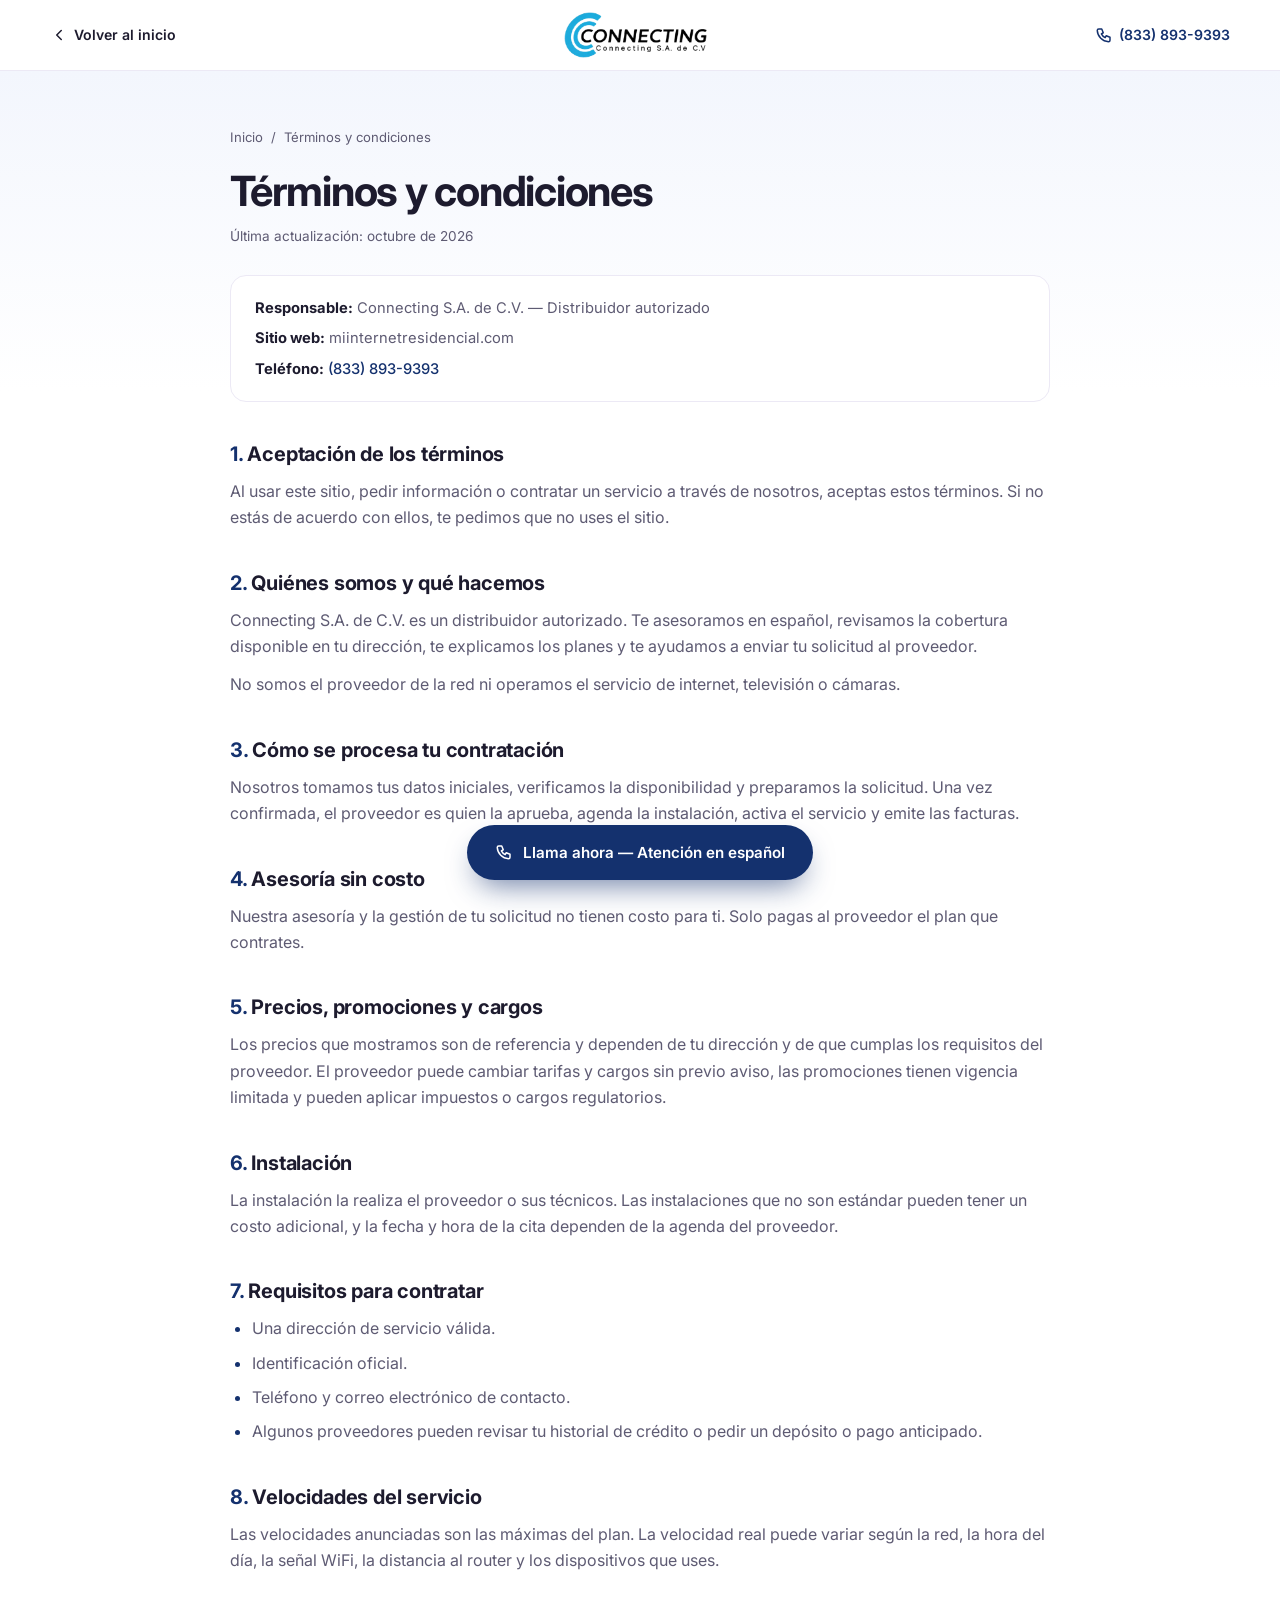
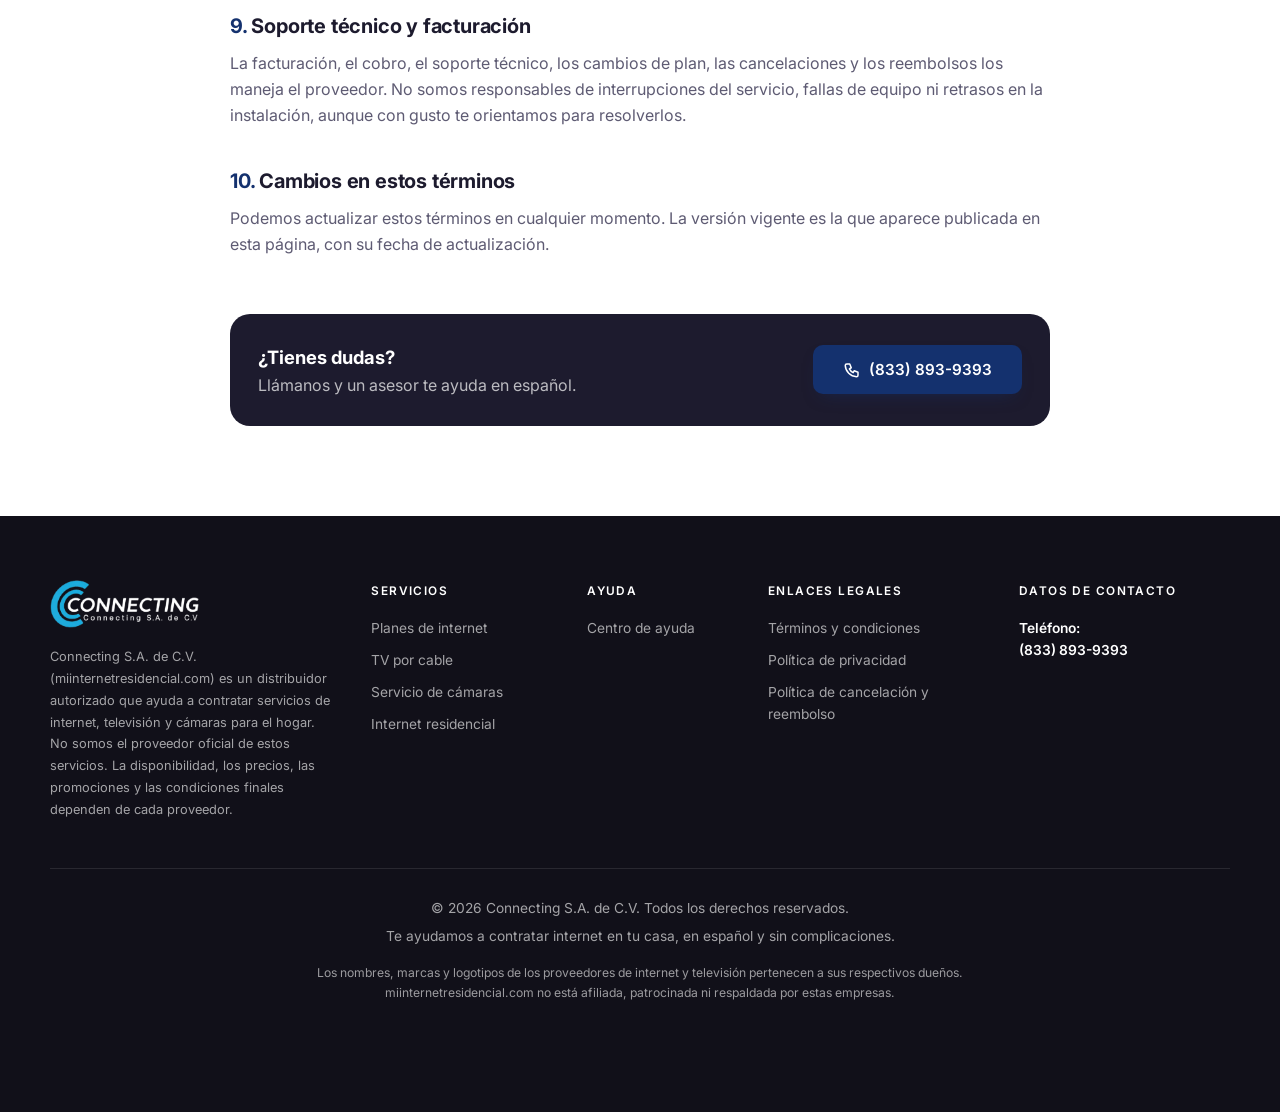
<file: terminos.html>
<!DOCTYPE html>
<html lang="es">
<head>
<meta charset="utf-8">
<meta name="viewport" content="width=device-width, initial-scale=1">
<title>Términos y condiciones — Home Internet Support</title>
<meta name="description" content="Términos y condiciones de uso de miinternetresidencial.com, distribuidor autorizado de servicios de internet, TV y cámaras.">
<meta name="robots" content="index, follow">
<link rel="preconnect" href="https://fonts.googleapis.com">
<link rel="preconnect" href="https://fonts.gstatic.com" crossorigin>
<link rel="preload" as="style" href="https://fonts.googleapis.com/css2?family=Inter:wght@400;500;600;700&display=swap" onload="this.onload=null;this.rel='stylesheet'">
<noscript><link rel="stylesheet" href="https://fonts.googleapis.com/css2?family=Inter:wght@400;500;600;700&display=swap"></noscript>
<link rel="icon" href="images/favicon-48.png" type="image/png" sizes="48x48">
<link rel="icon" href="images/favicon-32.png" type="image/png" sizes="32x32">
<link rel="apple-touch-icon" href="images/apple-touch-icon.png">
<meta name="theme-color" content="#14316e">
<link rel="stylesheet" href="css/styles.css?v=11">
</head>
<body class="doc-page">

<header class="doc-bar">
  <div class="container doc-bar__inner">
    <a class="doc-bar__back" href="index.html"><svg viewBox="0 0 24 24" fill="none" stroke="currentColor" stroke-width="2" stroke-linecap="round" stroke-linejoin="round" aria-hidden="true"><path d="M15 18l-6-6 6-6"/></svg>Volver al inicio</a>
    <a class="logo" href="index.html" aria-label="Connecting, ir al inicio"><img class="logo__img" src="images/logo-connecting.webp" alt="Connecting" width="440" height="142"></a>
    <a class="doc-bar__phone" href="tel:+18338939393" data-gtm-ubicacion="doc-barra"><svg viewBox="0 0 24 24" fill="none" stroke="currentColor" stroke-width="2" stroke-linecap="round" stroke-linejoin="round" aria-hidden="true"><path d="M5 4h4l2 5-2.5 1.5a11 11 0 0 0 5 5L15 13l5 2v4a2 2 0 0 1-2 2A16 16 0 0 1 3 6a2 2 0 0 1 2-2"/></svg><span>(833) 893-9393</span></a>
  </div>
</header>

<main class="doc">
  <div class="container doc__inner">
    <nav class="doc__crumbs" aria-label="Ruta"><a href="index.html">Inicio</a><span>/</span>Términos y condiciones</nav>
    <h1>Términos y condiciones</h1>
    <p class="doc__updated">Última actualización: octubre de 2026</p>
    <ul class="doc__entity">
      <li><strong>Responsable:</strong> Connecting S.A. de C.V. — Distribuidor autorizado</li>
      <li><strong>Sitio web:</strong> miinternetresidencial.com</li>
      <li><strong>Teléfono:</strong> <a href="tel:+18338939393">(833) 893-9393</a></li>
    </ul>

      <section class="doc__section" id="s1">
        <h2><span>1.</span> Aceptación de los términos</h2>
        <p>Al usar este sitio, pedir información o contratar un servicio a través de nosotros, aceptas estos términos. Si no estás de acuerdo con ellos, te pedimos que no uses el sitio.</p>
      </section>

      <section class="doc__section" id="s2">
        <h2><span>2.</span> Quiénes somos y qué hacemos</h2>
        <p>Connecting S.A. de C.V. es un distribuidor autorizado. Te asesoramos en español, revisamos la cobertura disponible en tu dirección, te explicamos los planes y te ayudamos a enviar tu solicitud al proveedor.</p>
        <p>No somos el proveedor de la red ni operamos el servicio de internet, televisión o cámaras.</p>
      </section>

      <section class="doc__section" id="s3">
        <h2><span>3.</span> Cómo se procesa tu contratación</h2>
        <p>Nosotros tomamos tus datos iniciales, verificamos la disponibilidad y preparamos la solicitud. Una vez confirmada, el proveedor es quien la aprueba, agenda la instalación, activa el servicio y emite las facturas.</p>
      </section>

      <section class="doc__section" id="s4">
        <h2><span>4.</span> Asesoría sin costo</h2>
        <p>Nuestra asesoría y la gestión de tu solicitud no tienen costo para ti. Solo pagas al proveedor el plan que contrates.</p>
      </section>

      <section class="doc__section" id="s5">
        <h2><span>5.</span> Precios, promociones y cargos</h2>
        <p>Los precios que mostramos son de referencia y dependen de tu dirección y de que cumplas los requisitos del proveedor. El proveedor puede cambiar tarifas y cargos sin previo aviso, las promociones tienen vigencia limitada y pueden aplicar impuestos o cargos regulatorios.</p>
      </section>

      <section class="doc__section" id="s6">
        <h2><span>6.</span> Instalación</h2>
        <p>La instalación la realiza el proveedor o sus técnicos. Las instalaciones que no son estándar pueden tener un costo adicional, y la fecha y hora de la cita dependen de la agenda del proveedor.</p>
      </section>

      <section class="doc__section" id="s7">
        <h2><span>7.</span> Requisitos para contratar</h2>
        <ul><li>Una dirección de servicio válida.</li><li>Identificación oficial.</li><li>Teléfono y correo electrónico de contacto.</li><li>Algunos proveedores pueden revisar tu historial de crédito o pedir un depósito o pago anticipado.</li></ul>
      </section>

      <section class="doc__section" id="s8">
        <h2><span>8.</span> Velocidades del servicio</h2>
        <p>Las velocidades anunciadas son las máximas del plan. La velocidad real puede variar según la red, la hora del día, la señal WiFi, la distancia al router y los dispositivos que uses.</p>
      </section>

      <section class="doc__section" id="s9">
        <h2><span>9.</span> Soporte técnico y facturación</h2>
        <p>La facturación, el cobro, el soporte técnico, los cambios de plan, las cancelaciones y los reembolsos los maneja el proveedor. No somos responsables de interrupciones del servicio, fallas de equipo ni retrasos en la instalación, aunque con gusto te orientamos para resolverlos.</p>
      </section>

      <section class="doc__section" id="s10">
        <h2><span>10.</span> Cambios en estos términos</h2>
        <p>Podemos actualizar estos términos en cualquier momento. La versión vigente es la que aparece publicada en esta página, con su fecha de actualización.</p>
      </section>

      <div class="doc__cta">
        <div>
          <strong>¿Tienes dudas?</strong>
          <p>Llámanos y un asesor te ayuda en español.</p>
        </div>
        <a class="btn" href="tel:+18338939393" data-gtm-ubicacion="doc-cta"><svg viewBox="0 0 24 24" fill="none" stroke="currentColor" stroke-width="2" stroke-linecap="round" stroke-linejoin="round" aria-hidden="true"><path d="M5 4h4l2 5-2.5 1.5a11 11 0 0 0 5 5L15 13l5 2v4a2 2 0 0 1-2 2A16 16 0 0 1 3 6a2 2 0 0 1 2-2"/></svg>(833) 893-9393</a>
      </div>
  </div>
</main>

<!-- ============================ FOOTER ============================ -->
<footer class="footer">
  <div class="container">
    <div class="footer__grid">
      <div class="footer__brand">
        <img class="footer__logo" src="images/logo-connecting-blanco.webp" alt="Connecting" width="440" height="142" loading="lazy">
        <p>Connecting S.A. de C.V. (miinternetresidencial.com) es un distribuidor autorizado que ayuda a contratar servicios de internet, televisión y cámaras para el hogar. No somos el proveedor oficial de estos servicios. La disponibilidad, los precios, las promociones y las condiciones finales dependen de cada proveedor.</p>
      </div>
      <div class="footer__col">
        <h3>Servicios</h3>
        <a href="index.html#planes">Planes de internet</a>
        <a href="index.html#servicios">TV por cable</a>
        <a href="index.html#servicios">Servicio de cámaras</a>
        <a href="index.html#internet">Internet residencial</a>
      </div>
      <div class="footer__col">
        <h3>Ayuda</h3>
        <a href="ayuda.html">Centro de ayuda</a>
      </div>
      <div class="footer__col">
        <h3>Enlaces legales</h3>
        <a href="terminos.html">Términos y condiciones</a>
        <a href="privacidad.html">Política de privacidad</a>
        <a href="cancelacion.html">Política de cancelación y reembolso</a>
      </div>
      <div class="footer__col footer__contact">
        <h3>Datos de contacto</h3>
        <p><strong>Teléfono:</strong><a href="tel:+18338939393">(833) 893-9393</a></p>
      </div>
    </div>
    <div class="footer__bottom">
      <p>© <span id="year">2026</span> Connecting S.A. de C.V. Todos los derechos reservados.</p>
      <p>Te ayudamos a contratar internet en tu casa, en español y sin complicaciones.</p>
      <p class="footer__fine">Los nombres, marcas y logotipos de los proveedores de internet y televisión pertenecen a sus respectivos dueños. miinternetresidencial.com no está afiliada, patrocinada ni respaldada por estas empresas.</p>
    </div>
  </div>
</footer>

<a class="call-float" href="tel:+18338939393" data-gtm-ubicacion="flotante"><svg viewBox="0 0 24 24" fill="none" stroke="currentColor" stroke-width="2" stroke-linecap="round" stroke-linejoin="round" aria-hidden="true"><path d="M5 4h4l2 5-2.5 1.5a11 11 0 0 0 5 5L15 13l5 2v4a2 2 0 0 1-2 2A16 16 0 0 1 3 6a2 2 0 0 1 2-2"/></svg><span>Llama ahora — Atención en español</span></a>

<script>document.getElementById('year').textContent = new Date().getFullYear();</script>
</body>
</html>
</file>
<file: css/styles.css>
/* ============================ TOKENS ============================ */
:root {
  --navy: #14316e;
  --navy-dark: #0c1f4a;
  --sky: #3b82f6;
  --grad: linear-gradient(135deg, var(--navy) 0%, #2557c7 55%, var(--sky) 100%);
  --ink: #1d1b2e;
  --text: #5e5b73;
  --line: #ece9f5;
  --soft: #f6f5fb;
  --white: #fff;
  --radius: 18px;
  --shadow: 0 18px 45px -18px rgba(60, 30, 120, .25);
  --shadow-navy: 0 8px 18px -10px rgba(20, 49, 110, .6);
}

*, *::before, *::after { box-sizing: border-box; }
html { scroll-behavior: smooth; }
body {
  margin: 0;
  font-family: "Inter", system-ui, sans-serif;
  color: var(--text);
  background: var(--white);
  line-height: 1.65;
  -webkit-font-smoothing: antialiased;
  overflow-x: hidden;
}
h1, h2, h3 { color: var(--ink); line-height: 1.2; margin: 0; }
p { margin: 0; }
a { color: inherit; text-decoration: none; }
svg { display: block; }

.container { width: min(1180px, 100% - 32px); margin-inline: auto; }
.narrow { max-width: 720px; }
.center { text-align: center; }
.section { padding: 100px 0; }
.section--soft { background: var(--soft); }
.grad-text { background: var(--grad); -webkit-background-clip: text; background-clip: text; color: transparent; }

.h2 { font-size: clamp(1.6rem, 3.2vw, 2.35rem); font-weight: 700; letter-spacing: -.025em; }
.lead { margin-top: 16px; font-size: 1.02rem; max-width: 520px; }
.lead--center { margin-inline: auto; max-width: 600px; }
.eyebrow {
  display: inline-block; margin-bottom: 10px;
  font-size: .78rem; font-weight: 600; color: var(--navy); letter-spacing: .08em; text-transform: uppercase;
}
.section-head { margin-bottom: 56px; }
.icon-pill {
  display: inline-grid; place-items: center; width: 44px; height: 44px; margin-bottom: 16px;
  border-radius: 12px; background: #e6edfb; color: var(--navy);
}
.icon-pill svg { width: 22px; height: 22px; }

/* ============================ BOTONES ============================ */
.btn {
  display: inline-flex; align-items: center; justify-content: center; gap: 8px;
  padding: 15px 30px; border: 0; border-radius: 10px; cursor: pointer;
  background: var(--navy);
  color: #fff; font: 600 .95rem "Inter", sans-serif;
  box-shadow: var(--shadow-navy);
  transition: transform .2s, background-color .2s;
}
.btn:hover { transform: translateY(-1px); background: var(--navy-dark); }
.btn--ghost { background: transparent; color: var(--ink); box-shadow: inset 0 0 0 2px var(--line); }
.btn--ghost:hover { background: transparent; box-shadow: inset 0 0 0 2px var(--ink); }
.btn--sm { padding: 10px 20px; font-size: .85rem; }
.link-arrow { display: inline-block; margin-top: 14px; font-weight: 600; font-size: .9rem; color: var(--navy); }
.link-arrow::after { content: " →"; transition: margin .2s; }
.link-arrow:hover::after { margin-left: 4px; }

/* ============================ NAV ============================ */
.nav {
  position: sticky; top: 0; z-index: 50;
  background: rgba(255, 255, 255, .85); backdrop-filter: blur(12px);
  transition: box-shadow .3s;
}
.nav.is-scrolled { box-shadow: 0 6px 24px -12px rgba(30, 20, 60, .2); }
.nav__inner { display: flex; align-items: center; justify-content: space-between; gap: 16px; height: 78px; }
.logo { display: flex; align-items: center; gap: 10px; font-size: 1.2rem; font-weight: 700; color: var(--ink); letter-spacing: -.02em; }
.logo__text { font-weight: inherit; }
.logo__text span { color: var(--navy); }
.logo__mark { display: grid; place-items: center; width: 38px; height: 38px; border-radius: 10px; background: var(--navy); }
.logo__mark svg { width: 22px; height: 22px; }
.logo--light { color: #fff; }
.logo__img { display: block; height: 46px; width: auto; }
.footer__logo { display: block; height: 48px; width: auto; margin-bottom: 18px; }
.nav__menu { display: flex; align-items: center; gap: 34px; }
.nav__link { font-size: .92rem; font-weight: 500; color: var(--ink); position: relative; }
.nav__link::after {
  content: ""; position: absolute; left: 0; bottom: -6px; width: 0; height: 2px;
  background: var(--grad); transition: width .25s;
}
.nav__link:hover::after { width: 100%; }
.nav__call { display: none; align-items: center; gap: 8px; padding: 10px 14px; border-radius: 10px; background: #e6edfb; color: var(--navy); font-weight: 600; font-size: .9rem; }
.nav__call svg { width: 17px; height: 17px; }
.nav__burger { display: none; background: none; border: 0; color: var(--ink); cursor: pointer; padding: 8px; }

/* ============================ HERO ============================ */
.hero { position: relative; padding: 28px 0 90px; }
.hero__wave {
  position: absolute; right: -10%; top: -20%; width: 70%; height: 140%;
  background: radial-gradient(closest-side, rgba(37, 87, 199, .12), transparent 70%),
              radial-gradient(closest-side at 70% 60%, rgba(59, 130, 246, .12), transparent 70%);
  pointer-events: none;
}
.hero__inner { position: relative; display: grid; grid-template-columns: 1fr 1.05fr; align-items: center; gap: 40px; }
.hero__title { font-size: clamp(2rem, 4.4vw, 3.2rem); font-weight: 700; letter-spacing: -.03em; line-height: 1.12; }
.nowrap { white-space: nowrap; }
.mark { position: relative; z-index: 0; display: inline-block; white-space: nowrap; color: var(--navy); }
.mark svg { position: absolute; left: 0; bottom: -.18em; width: 100%; height: .3em; color: #bfd0f2; z-index: -1; }
.hero__lead { margin: 22px 0 32px; font-size: 1.08rem; max-width: 470px; }
.hero__note { margin-top: 22px; font-size: .9rem; }
.hero__note strong { color: var(--ink); }
.btn--call svg { width: 18px; height: 18px; }
.sm-only { display: none; }
.hero__more { font-weight: 600; color: var(--ink); text-decoration: underline; text-decoration-color: var(--line); text-underline-offset: 4px; padding: 10px 0; }
.hero__more:hover { color: var(--navy); text-decoration-color: var(--navy); }
.hero__actions { display: flex; flex-wrap: wrap; align-items: center; gap: 20px; }
.hero__phone { font-size: .95rem; }
.hero__phone strong { color: var(--ink); }
.hero__phone:hover strong { color: var(--navy); }
.checklist { list-style: none; padding: 0; margin: 28px 0 34px; display: grid; gap: 12px; }
.checklist li { display: flex; align-items: center; gap: 12px; font-weight: 500; color: var(--ink); }
.checklist li::before {
  content: "✓"; display: grid; place-items: center; flex: none;
  width: 24px; height: 24px; border-radius: 50%;
  background: var(--grad); color: #fff; font-size: .75rem; font-weight: 700;
}
.hero-split { position: relative; grid-template-columns: 1fr 1.15fr; gap: 14px; align-items: stretch; }
.hero-split__text {
  display: flex; flex-direction: column; justify-content: center;
  padding: 56px 56px 56px 52px; border-radius: 28px 10px 10px 28px;
  background: #f3f6fd;
}
.hero-split__media {
  --r: 10px 28px 28px 10px;
  position: relative; margin: 0; min-height: 460px; perspective: 1200px;
}
/* placa de color detrás: da la sensación de capas */
.hero-split__media::before {
  content: ""; position: absolute; inset: 22px -14px -14px 22px; z-index: -1;
  border-radius: var(--r);
  background: linear-gradient(135deg, #1e40af, #3b82f6);
  opacity: .9; filter: blur(.5px);
}
.hero-split__frame {
  position: absolute; inset: 0; overflow: hidden; border-radius: var(--r);
  box-shadow: 0 40px 70px -30px rgba(40, 15, 90, .55), 0 18px 30px -18px rgba(20, 49, 110, .35);
  transform: rotateY(var(--ry, 0deg)) rotateX(var(--rx, 0deg));
  transition: transform .4s ease;
}
.hero-split__frame img {
  position: absolute; inset: 0; width: 100%; height: 100%; object-fit: cover; object-position: 30% center;
  transform: scale(1.08) translate(var(--px, 0), var(--py, 0));
  transition: transform .4s ease;
}
/* viñeta: oscurece bordes para que la foto tenga volumen */
.hero-split__frame::after {
  content: ""; position: absolute; inset: 0; pointer-events: none;
  background:
    linear-gradient(to top, rgba(20, 10, 45, .55), transparent 40%),
    radial-gradient(120% 90% at 40% 40%, transparent 55%, rgba(20, 10, 45, .45));
  box-shadow: inset 0 0 0 1px rgba(255, 255, 255, .15);
}
.hero-split__glass {
  position: absolute; z-index: 2; top: 20px; right: 20px;
  display: flex; align-items: center; gap: 10px;
  padding: 10px 14px; border-radius: 14px;
  background: rgba(20, 10, 40, .45); border: 1px solid rgba(255, 255, 255, .3);
  backdrop-filter: blur(10px); -webkit-backdrop-filter: blur(10px);
  color: #fff; font-size: .78rem; line-height: 1.25;
  box-shadow: 0 12px 30px -12px rgba(0, 0, 0, .4);
  animation: float 6s ease-in-out infinite;
}
.hero-split__glass svg { width: 22px; height: 22px; flex: none; }
.hero-split__glass strong { display: block; font-size: .95rem; }
.hero-split__link {
  position: absolute; z-index: 3; left: -7px; top: 50%;
  transform: translate(-50%, -50%);
  display: grid; place-items: center; width: 64px; height: 64px; border-radius: 50%;
  background: var(--navy); box-shadow: 0 0 0 8px #fff, 0 12px 26px -8px rgba(20, 49, 110, .6);
}
.hero-split__link svg { width: 30px; height: 30px; }
.hero-split__chip {
  position: absolute; z-index: 2; left: 20px; bottom: 20px;
  display: flex; align-items: center; gap: 10px;
  padding: 10px 16px; border-radius: 12px; background: #fff;
  font-size: .9rem; color: var(--text); box-shadow: 0 18px 30px -12px rgba(0, 0, 0, .5);
  animation: float 6s ease-in-out -3s infinite;
}
.hero-split__chip strong { color: var(--ink); }
.hero-split__dot { width: 10px; height: 10px; border-radius: 50%; background: #22c55e; box-shadow: 0 0 0 4px rgba(34, 197, 94, .2); }

@keyframes morph { 50% { border-radius: 58% 42% 40% 60% / 45% 58% 42% 55%; } }
@keyframes float { 50% { transform: translateY(-12px); } }
@keyframes pulse { 0%, 100% { opacity: .25; } 50% { opacity: 1; } }

/* ============================ RED ============================ */
.split { display: grid; grid-template-columns: 1fr 1fr; gap: 70px; align-items: center; }
.combo {
  padding: 56px; gap: 48px; border-radius: 32px;
  background: linear-gradient(135deg, #eef3fd 0%, #e8f1ff 100%);
}
.combo .net-illus { order: -1; }
.mini-features { display: flex; flex-wrap: wrap; gap: 10px; margin-top: 30px; }
.mini-feature {
  display: flex; align-items: center; gap: 10px; padding: 7px 16px 7px 7px;
  border-radius: 99px; background: #fff;
  font-size: .88rem; font-weight: 600; color: var(--ink);
  box-shadow: 0 6px 16px -10px rgba(40, 20, 90, .3);
  transition: transform .2s;
}
.mini-feature:hover { transform: translateY(-2px); }
.mini-feature__icon { display: grid; place-items: center; width: 34px; height: 34px; border-radius: 50%; background: #e6edfb; color: var(--navy); }
.mini-feature__icon svg { width: 18px; height: 18px; }

.net-illus { margin: -20px 0 -20px -10px; }
.net-illus svg { width: 100%; height: auto; overflow: visible; }
.net-illus text { font-family: "Inter", sans-serif; font-size: 13px; font-weight: 600; fill: var(--ink); }
.net-illus .net-stat { font-size: 21px; font-weight: 700; fill: var(--navy); }
.net-illus .net-stat-sub { font-size: 11px; font-weight: 500; fill: var(--text); }
.net-ring { transform-origin: 270px 270px; animation: spin 60s linear infinite; }
.net-links path { animation: flow 1.2s linear infinite; }
.net-waves path { animation: pulse 2.2s ease-in-out infinite; }
.net-waves path:nth-child(2) { animation-delay: .25s; }
.net-waves path:nth-child(3) { animation-delay: .5s; }
.net-card { animation: float 5s ease-in-out infinite; }
.net-card:nth-of-type(2) { animation-delay: -1.2s; }
.net-card:nth-of-type(3) { animation-delay: -2.4s; }
.net-card:nth-of-type(4) { animation-delay: -3.6s; }
@keyframes flow { to { stroke-dashoffset: -24; } }
@keyframes spin { to { transform: rotate(360deg); } }

/* ============================ OFERTAS ============================ */
.deals { display: grid; grid-template-columns: 1.1fr 1fr; grid-template-rows: auto auto; gap: 26px; }
.deal {
  position: relative; background: #fff; border-radius: var(--radius); padding: 34px;
  box-shadow: 0 1px 0 var(--line); overflow: hidden;
  transition: transform .3s, box-shadow .3s;
}
.deal:hover { transform: translateY(-6px); box-shadow: var(--shadow); }
.deal h3 { font-size: 1.3rem; font-weight: 700; max-width: 300px; }
.deal__text { margin-top: 8px; font-size: .92rem; }
.deal__price { margin: 6px 0 16px; font-size: .9rem; }
.deal--side .deal__price { margin: 0; }
.deal--side { align-items: start; }
.deal--side .deal__text { margin-top: 8px; font-size: .88rem; max-width: 340px; }
.deal__list {
  list-style: none; padding: 0; margin: 18px 0 20px;
  display: grid; grid-template-columns: 1fr 1fr; gap: 8px 16px;
}
.deal__list li { position: relative; padding-left: 24px; font-size: .84rem; font-weight: 500; color: var(--ink); line-height: 1.4; }
.deal__list li::before {
  content: ""; position: absolute; left: 0; top: 1px; width: 16px; height: 16px; border-radius: 50%;
  background: #e6edfb url("data:image/svg+xml,%3Csvg xmlns='http://www.w3.org/2000/svg' viewBox='0 0 24 24' fill='none' stroke='%2314316e' stroke-width='3.5' stroke-linecap='round' stroke-linejoin='round'%3E%3Cpath d='M5 12.5l4.5 4.5L19 7.5'/%3E%3C/svg%3E") center / 10px no-repeat;
}
.deal__foot { display: flex; align-items: center; justify-content: space-between; gap: 12px; flex-wrap: wrap; padding-top: 16px; border-top: 1px solid var(--line); }
.deal__foot .link-arrow { margin-top: 0; }
.deal__price strong { font-size: 1.5rem; font-weight: 700; color: var(--ink); }
.deal--tall { grid-row: span 2; text-align: center; display: flex; flex-direction: column; align-items: center; }
.deal__art--apps svg { width: 16px; height: 16px; }

/* Tarjeta de TV con foto de fondo */
.deal--photo { padding: 0; min-height: 580px; text-align: left; justify-content: flex-end; align-items: stretch; color: #fff; }
.deal__bg { position: absolute; inset: 0; width: 100%; height: 100%; object-fit: cover; object-position: 35% center; transition: transform .8s ease; }
.deal--photo:hover .deal__bg { transform: scale(1.05); }
.deal--photo::before {
  content: ""; position: absolute; inset: 0; z-index: 1;
  background: linear-gradient(to top, rgba(18, 10, 40, .95) 0%, rgba(18, 10, 40, .7) 42%, rgba(18, 10, 40, 0) 72%);
}
.deal__overlay { position: relative; z-index: 2; padding: 34px; }
.deal__badge {
  display: inline-block; margin-bottom: 12px; padding: 5px 12px; border-radius: 99px;
  background: var(--navy); color: #fff; font-size: .72rem; font-weight: 600; letter-spacing: .04em; text-transform: uppercase;
}
.deal--photo h3 { color: #fff; font-size: 1.7rem; max-width: none; }
.deal--photo .deal__text { color: rgba(255, 255, 255, .8); margin-top: 6px; }
.deal__chips { list-style: none; display: flex; flex-wrap: wrap; gap: 8px; margin: 20px 0 24px; padding: 0; }
.deal__chips li {
  display: flex; align-items: center; gap: 8px; padding: 8px 14px; border-radius: 10px;
  background: rgba(255, 255, 255, .12); border: 1px solid rgba(255, 255, 255, .22);
  backdrop-filter: blur(8px); -webkit-backdrop-filter: blur(8px);
  font-size: .82rem; font-weight: 500;
}
.deal__chips svg { width: 18px; height: 18px; color: #8fb3ff; }
.deal__buy {
  display: flex; align-items: center; justify-content: space-between; gap: 16px; flex-wrap: wrap;
  padding-top: 20px; border-top: 1px solid rgba(255, 255, 255, .18);
}
.deal__amount { display: flex; align-items: baseline; gap: 4px; }
.deal__amount small { font-size: .82rem; color: rgba(255, 255, 255, .7); margin-right: 4px; }
.deal__amount strong { font-size: 2.4rem; font-weight: 700; letter-spacing: -.02em; line-height: 1; }
.deal__amount span { color: rgba(255, 255, 255, .7); }
.deal--side { display: block; }
.deal__art { position: absolute; top: 30px; right: 30px; width: 96px; }
.deal--side h3, .deal--side .deal__text { max-width: calc(100% - 116px); }
.deal__art--apps { display: grid; grid-template-columns: repeat(3, 1fr); gap: 5px; }
.deal__art--apps span {
  display: grid; place-items: center; aspect-ratio: 1; border-radius: 12px;
  background: var(--soft); color: var(--ink);
}
.deal__art--apps span:nth-child(odd) { background: #e6edfb; color: var(--navy); }

.awards {
  display: grid; grid-template-columns: 1fr auto; align-items: center; gap: 40px;
  margin-top: 90px;
}
/* ============================ PLANES ============================ */
.carousel { position: relative; }
.price-grid {
  display: flex; gap: 20px; overflow-x: auto; scroll-snap-type: x mandatory; scroll-behavior: smooth;
  margin: -30px -8px 0; padding: 30px 8px 30px; scroll-padding: 0 8px; scrollbar-width: none;
}
.price-grid::-webkit-scrollbar { display: none; }
.price-grid > .price-card { flex: 0 0 calc((100% - 56px) / 3); scroll-snap-align: start; }
.carousel__nav { display: flex; align-items: center; justify-content: center; gap: 18px; margin-top: 8px; }
.carousel__btn {
  display: grid; place-items: center; width: 44px; height: 44px; border-radius: 50%; cursor: pointer;
  border: 1px solid var(--line); background: #fff; color: var(--ink);
  transition: background .2s, color .2s, border-color .2s;
}
.carousel__btn:hover { background: var(--ink); border-color: var(--ink); color: #fff; }
.carousel__btn svg { width: 20px; height: 20px; }
.carousel__dots { display: flex; gap: 8px; }
.carousel__dot {
  width: 8px; height: 8px; padding: 0; border: 0; border-radius: 99px; cursor: pointer;
  background: #d9d5e6; transition: width .3s, background .3s;
}
.carousel__dot.is-active { width: 26px; background: var(--navy); }
.price-card {
  position: relative; display: flex; flex-direction: column;
  padding: 28px 24px 22px; border-radius: 22px; background: #fff;
  box-shadow: 0 1px 0 var(--line), 0 20px 40px -30px rgba(40, 20, 90, .3);
  transition: transform .3s, box-shadow .3s;
}
.price-card:hover { transform: translateY(-6px); box-shadow: var(--shadow); }
.price-card.is-highlight { animation: highlight 1.4s ease; }
@keyframes highlight { 0%, 100% { box-shadow: 0 0 0 0 rgba(20, 49, 110, 0); } 30% { box-shadow: 0 0 0 4px rgba(20, 49, 110, .5); } }
.price-card__head { display: flex; align-items: center; gap: 12px; }
.price-card__icon { display: grid; place-items: center; flex: none; width: 46px; height: 46px; border-radius: 14px; background: #e6edfb; color: var(--navy); }
.price-card__icon svg { width: 22px; height: 22px; }
.price-card h3 { font-size: 1.02rem; font-weight: 700; }
.price-card__speed { font-size: .8rem; font-weight: 500; color: var(--navy); }
.price-card__desc { margin-top: 14px; font-size: .86rem; line-height: 1.55; min-height: 2.6em; }
.price-card__price { display: flex; align-items: baseline; gap: 2px; margin: 22px 0 18px; color: var(--ink); }
.price-card__price small { margin-right: 6px; font-size: .8rem; color: var(--text); }
.price-card__price span { font-size: 1.2rem; font-weight: 700; align-self: flex-start; margin-top: 4px; }
.price-card__price strong { font-size: 2.6rem; font-weight: 700; letter-spacing: -.03em; line-height: 1; }
.price-card__price em { font-style: normal; font-size: .85rem; color: var(--text); }
.price-card__cta { width: 100%; }
.price-card__list { list-style: none; display: grid; gap: 10px; margin: 22px 0; padding: 20px 0 0; border-top: 1px solid var(--line); flex: 1; align-content: start; }
.price-card__list li { position: relative; padding-left: 24px; font-size: .86rem; color: var(--ink); line-height: 1.4; }
.price-card__list li::before {
  content: ""; position: absolute; left: 0; top: 1px; width: 16px; height: 16px; border-radius: 50%;
  background: #e6edfb url("data:image/svg+xml,%3Csvg xmlns='http://www.w3.org/2000/svg' viewBox='0 0 24 24' fill='none' stroke='%2314316e' stroke-width='3.5' stroke-linecap='round' stroke-linejoin='round'%3E%3Cpath d='M5 12.5l4.5 4.5L19 7.5'/%3E%3C/svg%3E") center / 10px no-repeat;
}
.price-card__call { display: flex; align-items: center; justify-content: center; gap: 8px; font-size: .85rem; font-weight: 600; color: var(--ink); }
.price-card__call svg { width: 16px; height: 16px; color: var(--navy); }
.price-card__call:hover span { color: var(--navy); }

/* Plan destacado */
.price-card--featured { background: var(--ink); color: rgba(255, 255, 255, .75); transform: translateY(-12px); box-shadow: 0 30px 60px -25px rgba(29, 27, 46, .6); }
.price-card--featured:hover { transform: translateY(-18px); }
.price-card--featured h3, .price-card--featured .price-card__price, .price-card--featured .price-card__list li, .price-card--featured .price-card__call { color: #fff; }
.price-card--featured .price-card__icon { background: var(--navy); color: #fff; }
.price-card--featured .price-card__speed { color: #8fb3ff; }
.price-card--featured .price-card__price small, .price-card--featured .price-card__price em { color: rgba(255, 255, 255, .6); }
.price-card--featured .price-card__list { border-color: rgba(255, 255, 255, .14); }
.price-card--featured .price-card__list li::before { background-color: rgba(255, 255, 255, .12); }
.price-card__tag {
  position: absolute; top: -12px; left: 24px; padding: 4px 12px; border-radius: 99px;
  background: var(--navy); color: #fff; font-size: .7rem; font-weight: 600; letter-spacing: .04em; text-transform: uppercase;
}

/* ============================ FOOTER ============================ */
.disclaimer { margin-top: 18px; font-size: .8rem; }
.footer { background: #111019; color: rgba(255, 255, 255, .62); padding: 64px 0 110px; font-size: .86rem; line-height: 1.6; }
.footer__grid { display: grid; grid-template-columns: 1.6fr 1fr .8fr 1.2fr 1.2fr; gap: 40px; }
.footer__brand p { margin-top: 0; font-size: .8rem; line-height: 1.7; max-width: 300px; }
.footer__col { display: flex; flex-direction: column; gap: 10px; }
.footer__col h3 { margin: 4px 0 8px; color: #fff; font-size: .74rem; font-weight: 600; letter-spacing: .12em; text-transform: uppercase; }
.footer__col a { transition: color .2s; }
.footer__col a:hover { color: #fff; }
.footer__contact p { margin-bottom: 6px; }
.footer__contact strong { display: block; color: #fff; font-weight: 600; }
.footer__contact a { color: #fff; font-weight: 600; }
.footer__bottom { margin-top: 48px; padding-top: 28px; border-top: 1px solid rgba(255, 255, 255, .1); text-align: center; display: grid; gap: 6px; }
.footer__fine { max-width: 720px; margin: 10px auto 0 !important; font-size: .76rem; color: rgba(255, 255, 255, .58); }

/* Botón flotante de llamada */
.call-float {
  position: fixed; z-index: 60; left: 50%; bottom: 20px; transform: translateX(-50%);
  display: flex; align-items: center; gap: 10px; white-space: nowrap;
  padding: 15px 28px; border-radius: 99px; background: var(--navy); color: #fff;
  font-weight: 600; font-size: .95rem;
  box-shadow: 0 14px 30px -10px rgba(20, 49, 110, .65);
  transition: background .2s, transform .2s, opacity .3s, translate .3s, visibility .3s;
}
/* Oculto hasta el primer scroll para no tapar el botón de la portada */
.call-float[data-reveal]:not(.is-visible) { opacity: 0; visibility: hidden; translate: 0 20px; pointer-events: none; }
.call-float:hover { background: var(--navy-dark); transform: translateX(-50%) translateY(-2px); }
.call-float svg { width: 18px; height: 18px; }

/* ============================ PÁGINAS LEGALES / AYUDA ============================ */
.doc-bar { position: sticky; top: 0; z-index: 50; background: rgba(255, 255, 255, .92); backdrop-filter: blur(12px); border-bottom: 1px solid var(--line); }
.doc-bar__inner { display: flex; align-items: center; justify-content: space-between; gap: 16px; height: 70px; }
.doc-bar__back, .doc-bar__phone { display: flex; align-items: center; gap: 6px; font-size: .88rem; font-weight: 600; color: var(--ink); }
.doc-bar__back svg, .doc-bar__phone svg { width: 18px; height: 18px; }
.doc-bar__phone { color: var(--navy); }
.doc-bar__back:hover { color: var(--navy); }
.doc { padding: 56px 0 90px; background: linear-gradient(#f3f6fd, #fff 320px); }
.doc__inner { max-width: 820px; }
.doc__crumbs { display: flex; gap: 8px; font-size: .82rem; color: var(--text); }
.doc__crumbs a:hover { color: var(--navy); }
.doc h1 { margin-top: 18px; font-size: clamp(1.9rem, 4vw, 2.6rem); font-weight: 700; letter-spacing: -.03em; }
.doc__updated { margin-top: 8px; font-size: .85rem; }
.doc__lead { margin-top: 24px; font-size: 1.05rem; }
.doc__entity { list-style: none; margin: 28px 0 0; padding: 20px 24px; border-radius: 16px; background: #fff; border: 1px solid var(--line); display: grid; gap: 6px; font-size: .92rem; }
.doc__entity strong { color: var(--ink); }
.doc__entity a, .doc__section a { color: var(--navy); font-weight: 500; }
.doc__section { margin-top: 40px; scroll-margin-top: 90px; }
.doc__section h2 { font-size: 1.25rem; font-weight: 700; letter-spacing: -.01em; }
.doc__section h2 span { color: var(--navy); }
.doc__section p { margin-top: 12px; }
.doc__section ul, .doc__section ol { margin: 12px 0 0; padding-left: 22px; display: grid; gap: 8px; }
.doc__section li::marker { color: var(--navy); font-weight: 600; }
.doc__cta {
  display: flex; align-items: center; justify-content: space-between; gap: 20px; flex-wrap: wrap;
  margin-top: 56px; padding: 28px; border-radius: 20px; background: var(--ink); color: rgba(255, 255, 255, .7);
}
.doc__cta strong { color: #fff; font-size: 1.15rem; }
.doc__cta .btn { white-space: nowrap; }
.doc__cta .btn svg { width: 18px; height: 18px; }

/* ============================ REVEAL ============================ */
.reveal { opacity: 0; transform: translateY(30px); transition: opacity .7s ease, transform .7s ease; }
.reveal.is-visible { opacity: 1; transform: none; }

@media (prefers-reduced-motion: reduce) {
  *, *::before, *::after { animation: none !important; transition: none !important; }
  .reveal { opacity: 1; transform: none; }
}

/* ============================ RESPONSIVE ============================ */
@media (max-width: 960px) {
  .section { padding: 72px 0; }
  .hero__inner, .split { grid-template-columns: 1fr; }
  .footer__grid { grid-template-columns: 1fr 1fr 1fr; }
  .footer__brand { grid-column: 1 / -1; }
  .price-grid > .price-card { flex-basis: calc((100% - 36px) / 2); }
  .combo { grid-template-columns: 1fr 1fr; align-items: center; gap: 24px; padding: 36px 28px; }
  .combo .lead { font-size: .92rem; }
  .hero-split { grid-template-columns: 1.1fr 1fr; gap: 10px; }
  .hero-split__text { padding: 40px 32px; border-radius: 24px 8px 8px 24px; }
  .hero-split__media { min-height: 0; }
  .hero-split__media { --r: 8px 24px 24px 8px; }
  .hero-split__frame img { object-position: 22% center; }
  .hero-split__media::before { inset: 16px -8px -10px 16px; }
  .hero-split__link { left: -5px; width: 52px; height: 52px; box-shadow: 0 0 0 6px #fff, 0 10px 20px -8px rgba(20, 49, 110, .6); }
  .hero-split__link svg { width: 24px; height: 24px; }
  .deals { grid-template-columns: 1fr; }
  .deal--tall { grid-row: auto; }
  .awards { grid-template-columns: 1fr; text-align: center; }
  .awards .lead { margin-inline: auto; }
  .awards .btn { justify-self: center; }

  .nav__burger { display: block; }
  .nav__inner { justify-content: space-between; height: 66px; }
  .nav__call { display: inline-flex; margin-left: auto; }
  .logo__img { height: 36px; }
  .nav__menu {
    position: absolute; top: 100%; left: 0; right: 0;
    flex-direction: column; align-items: stretch; gap: 0; padding: 12px 16px 20px;
    background: #fff; box-shadow: 0 20px 30px -20px rgba(0, 0, 0, .25);
    display: none;
  }
  .nav__menu.is-open { display: flex; }
  .nav__link { padding: 12px 0; border-bottom: 1px solid var(--line); }
  .nav__link::after { display: none; }
  .nav__menu .btn { margin-top: 14px; }
}

@media (max-width: 600px) {
  .hero { padding: 8px 0 56px; }
  /* Celular: foto arriba a todo el ancho y texto debajo, unidos por el círculo WiFi */
  .hero-split { display: flex; flex-direction: column; gap: 10px; }
  .hero-split__media { order: -1; min-height: 0; aspect-ratio: 4 / 3; margin: 0; --r: 22px 22px 8px 8px; }
  .hero-split__media::before { display: none; }
  .hero-split__frame img { object-position: 30% 35%; }
  .hero-split__text { padding: 38px 22px 26px; border-radius: 8px 8px 22px 22px; }
  .hero-split__link { left: 50%; top: calc(100% + 5px); width: 50px; height: 50px; box-shadow: 0 0 0 6px #fff, 0 8px 16px -6px rgba(20, 49, 110, .6); }
  .hero-split__link svg { width: 24px; height: 24px; }
  .hero-split__glass { top: 12px; right: auto; left: 12px; padding: 8px 12px; gap: 8px; font-size: .7rem; }
  .hero-split__glass strong { font-size: .85rem; }
  .hero-split__glass svg { width: 18px; height: 18px; }
  .hero-split__chip { left: auto; right: 12px; bottom: 14px; gap: 8px; padding: 8px 12px; font-size: .8rem; white-space: nowrap; }
  .hero__title { font-size: 1.8rem; line-height: 1.15; }
  .hero__lead { margin: 14px 0 22px; font-size: .98rem; line-height: 1.6; }
  .hero__actions { flex-direction: column; align-items: stretch; gap: 6px; }
  .hero__actions .btn { padding: 15px 16px; font-size: .98rem; }
  .hero__more { text-align: center; font-size: .92rem; white-space: nowrap; padding: 12px 0 0; }
  .hero-split__dot { width: 8px; height: 8px; flex: none; }
  .combo { grid-template-columns: 1.3fr 1fr; gap: 6px; padding: 22px 14px 22px 6px; border-radius: 22px; }
  .combo .net-illus { margin: 0; }
  .combo .net-illus text:not(.net-stat):not(.net-stat-sub) { display: none; }
  .combo .eyebrow { font-size: .68rem; margin-bottom: 6px; }
  .combo .h2 { font-size: 1.2rem; }
  .combo .lead { margin-top: 10px; font-size: .8rem; line-height: 1.5; }
  .combo .mini-features { flex-direction: column; align-items: flex-start; gap: 6px; margin-top: 14px; }
  .combo .mini-feature { gap: 6px; padding: 4px 10px 4px 4px; font-size: .7rem; }
  .combo .mini-feature__icon { width: 24px; height: 24px; }
  .combo .mini-feature__icon svg { width: 13px; height: 13px; }
  .deal { padding: 26px 22px; }
  .deal--photo { padding: 0; min-height: 0; background: #140a28; }
  .deal__bg { position: relative; height: 240px; object-position: center 45%; }
  .deal--photo::before { inset: 0 0 auto; height: 241px; background: linear-gradient(to top, #140a28 0%, rgba(20, 10, 40, 0) 50%); }
  .deal__overlay { margin-top: -36px; padding: 0 20px 24px; }
  .deal--photo h3 { font-size: 1.4rem; }
  .deal__amount strong { font-size: 2rem; }
  .deal__buy .btn { flex: 1; }
  .deal--side { grid-template-columns: 1fr; }
  .deal__art { display: none; }
  .deal--side h3, .deal--side .deal__text { max-width: none; }
  .deal__list { grid-template-columns: 1fr; }
  .price-grid { gap: 14px; margin: -30px -16px 0; padding: 30px 16px 24px; scroll-padding: 0 16px; }
  .price-grid > .price-card { flex-basis: 84%; scroll-snap-align: center; }
  .footer { padding: 48px 0 110px; }
  .footer__col { gap: 0; }
  .footer__col a { padding: 9px 0; }
  .hero__more { text-align: center; }
  .footer__grid { grid-template-columns: 1fr 1fr; gap: 32px 20px; }
  .footer__brand { grid-column: 1 / -1; }
  .call-float { left: 16px; right: 16px; transform: none; justify-content: center; padding: 14px 18px; font-size: .9rem; }
  .call-float:hover { transform: translateY(-2px); }
  .doc-bar .logo { display: none; }
  .doc-bar__phone span { font-size: .85rem; }
  .doc { padding: 36px 0 70px; }
  .doc__cta { padding: 22px; }
  .doc__cta .btn { width: 100%; }
}
#planes { padding-top: 30px; }

/* Áreas táctiles mínimas (≥ 44px) sin cambiar el aspecto */
.link-arrow, .price-card__call, .doc-bar__back, .doc-bar__phone { padding-block: 12px; }
.link-arrow { display: inline-block; }
.carousel__dot { position: relative; }
.carousel__dot::after { content: ""; position: absolute; inset: -18px -6px; }

@media (max-width: 380px) {
  .nav__call { font-size: .84rem; padding: 9px 12px; }
  .logo__img { height: 30px; }
}
</file>
